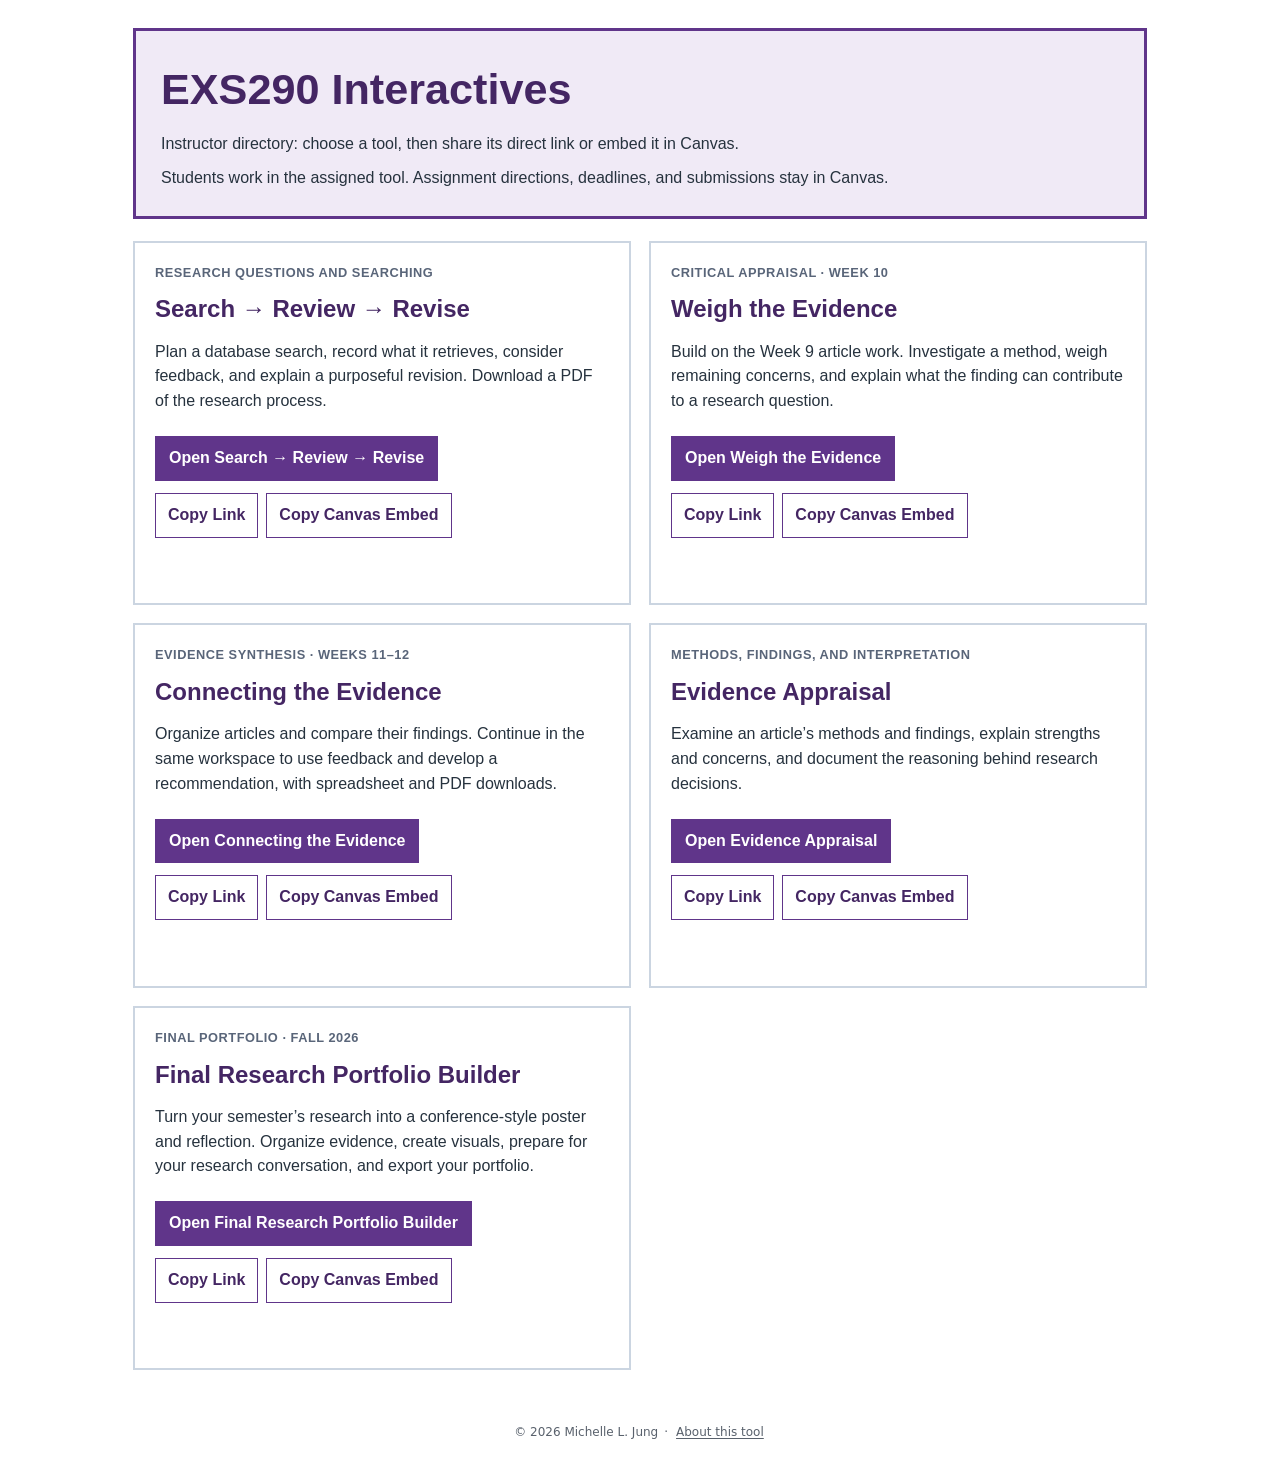
<file: index.html>
<!doctype html>
<html lang="en"><head><meta charset="utf-8"><meta name="viewport" content="width=device-width,initial-scale=1"><title>EXS290 Interactives</title><link rel="icon" href="favicon.svg"><link rel="stylesheet" href="landing.css"><link rel="stylesheet" href="resource-about.css"><script defer src="resource-about.js"></script><script defer src="landing.js"></script></head>
<body><a class="skip" href="#tools">Skip to interactives</a><main>
<section class="hero"><h1>EXS290 Interactives</h1><p>Instructor directory: choose a tool, then share its direct link or embed it in Canvas.</p><p>Students work in the assigned tool. Assignment directions, deadlines, and submissions stay in Canvas.</p></section>
<div id="tools" class="grid">
<article class="card"><p class="tag">Research questions and searching</p><h2>Search → Review → Revise</h2><p>Plan a database search, record what it retrieves, consider feedback, and explain a purposeful revision. Download a PDF of the research process.</p><a class="open" href="/search-review-revise/">Open Search → Review → Revise</a></article>
<article class="card"><p class="tag">Critical appraisal · Week 10</p><h2>Weigh the Evidence</h2><p>Build on the Week 9 article work. Investigate a method, weigh remaining concerns, and explain what the finding can contribute to a research question.</p><a class="open" href="/weigh-the-evidence/">Open Weigh the Evidence</a></article>
<article class="card"><p class="tag">Evidence synthesis · Weeks 11–12</p><h2>Connecting the Evidence</h2><p>Organize articles and compare their findings. Continue in the same workspace to use feedback and develop a recommendation, with spreadsheet and PDF downloads.</p><a class="open" href="/connecting-the-evidence/">Open Connecting the Evidence</a></article>
<article class="card"><p class="tag">Methods, findings, and interpretation</p><h2>Evidence Appraisal</h2><p>Examine an article’s methods and findings, explain strengths and concerns, and document the reasoning behind research decisions.</p><a class="open" href="/evidence-appraisal/">Open Evidence Appraisal</a></article>
<article class="card"><p class="tag">Final portfolio · Fall 2026</p><h2>Final Research Portfolio Builder</h2><p>Turn your semester’s research into a conference-style poster and reflection. Organize evidence, create visuals, prepare for your research conversation, and export your portfolio.</p><a class="open" href="/final-portfolio/">Open Final Research Portfolio Builder</a></article>
</div>
</main><div class="mlj-resource-footer" role="contentinfo" aria-label="Resource information"><span>© 2026 Michelle L. Jung</span><span aria-hidden="true">·</span><a href="licensing.html#development" data-resource-about>About this tool</a></div></body></html>
</file>
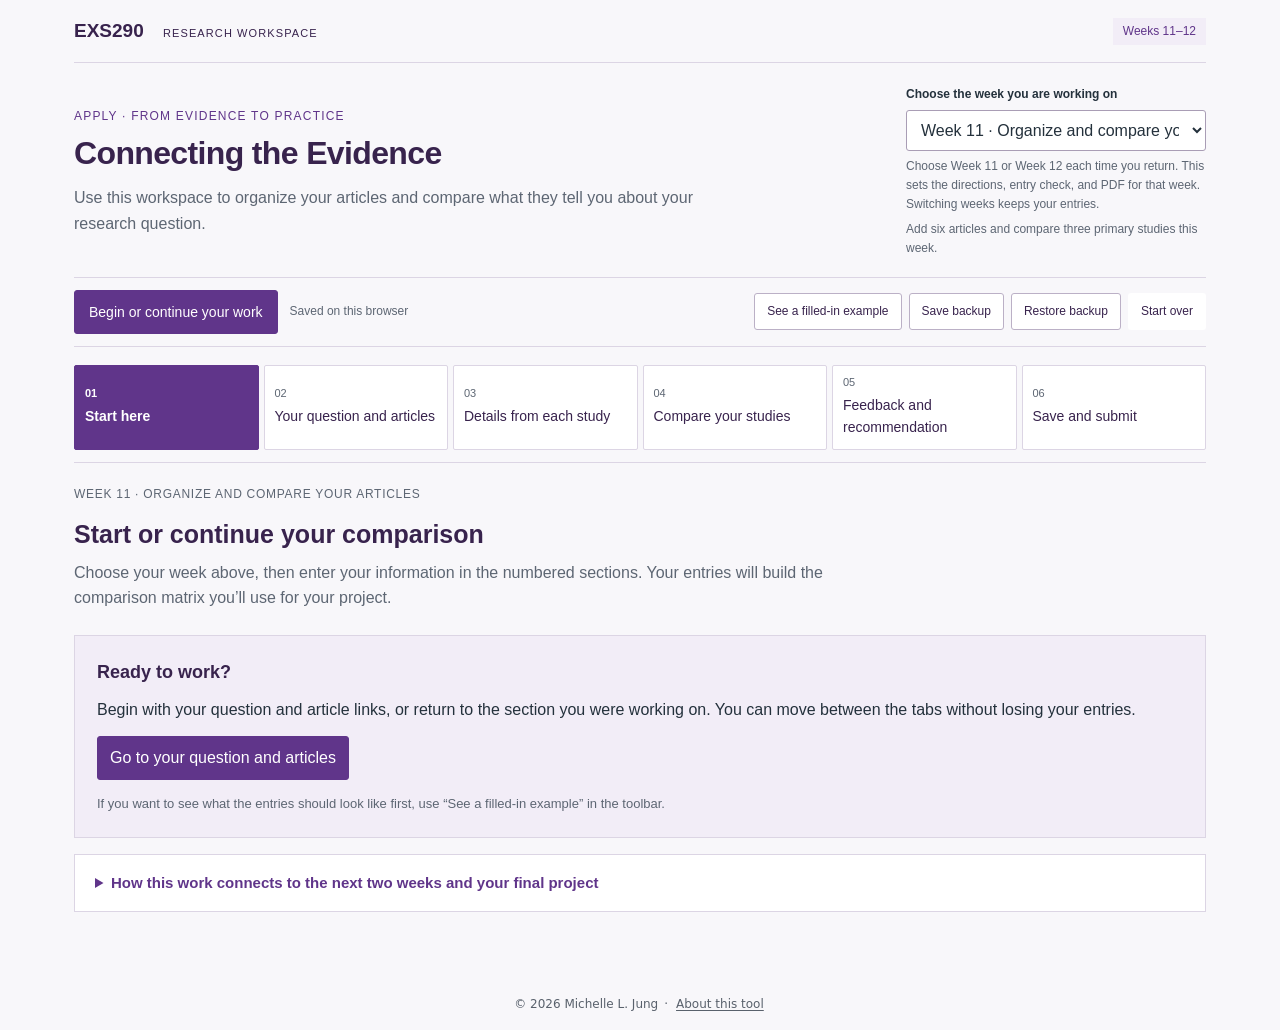
<file: connecting-the-evidence/index.html>
<!doctype html><html lang="en"><head><meta charset="utf-8"><meta name="viewport" content="width=device-width,initial-scale=1"><title>Connecting the Evidence | EXS290</title><link rel="icon" href="favicon.svg"><link rel="stylesheet" href="style.css"><link rel="stylesheet" href="../resource-about.css"><script defer src="../resource-about.js"></script></head><body><a class="skip" href="#main">Skip to workspace</a><div class="shell"><header><div class="mast"><a class="brand" href="#">EXS290 <span>RESEARCH WORKSPACE</span></a><span class="badge">Weeks 11–12</span></div><div class="heading"><div><p class="eyebrow">APPLY · FROM EVIDENCE TO PRACTICE</p><h1>Connecting the Evidence</h1><p class="lede">Use this workspace to organize your articles and compare what they tell you about your research question.</p></div><div class="weekpicker"><label for="week">Choose the week you are working on</label><select id="week" aria-describedby="weekHelp weekhint"><option value="11">Week 11 · Organize and compare your articles</option><option value="12">Week 12 · Use feedback and develop your recommendation</option></select><p id="weekHelp">Choose Week 11 or Week 12 each time you return. This sets the directions, entry check, and PDF for that week. Switching weeks keeps your entries.</p><p id="weekhint" aria-live="polite"></p></div></div><div class="toolbar"><button id="beginWork" class="primary">Begin or continue your work</button><span id="saveStatus" role="status">Saved on this browser</span><div><button id="sample">See a filled-in example</button><button id="backup">Save backup</button><button id="restoreBtn">Restore backup</button><button id="reset" class="quiet">Start over</button><input id="restore" type="file" accept=".json,application/json" hidden></div></div><div id="sampleNote" class="notice" hidden>You are viewing a fictional example. These are not real articles, so do not use them as sources. Your own project is saved separately. <button id="leaveSample">Return to my project</button></div><div id="storageNote" class="notice" hidden>Browser saving is unavailable. Keep this page open and download a backup before leaving.</div></header><div class="workspace"><nav id="nav" aria-label="Workspace steps"></nav><main id="main" tabindex="-1"></main></div><div class="mlj-resource-footer" role="contentinfo" aria-label="Resource information"><span>© 2026 Michelle L. Jung</span><span aria-hidden="true">·</span><a href="../licensing.html#development" data-resource-about>About this tool</a></div></div><div id="toast" role="status" aria-live="polite"></div><script src="xlsx.js"></script><script src="pdf-lib.min.js"></script><script src="pdf-export.js"></script><script src="app.js"></script></body></html>
</file>
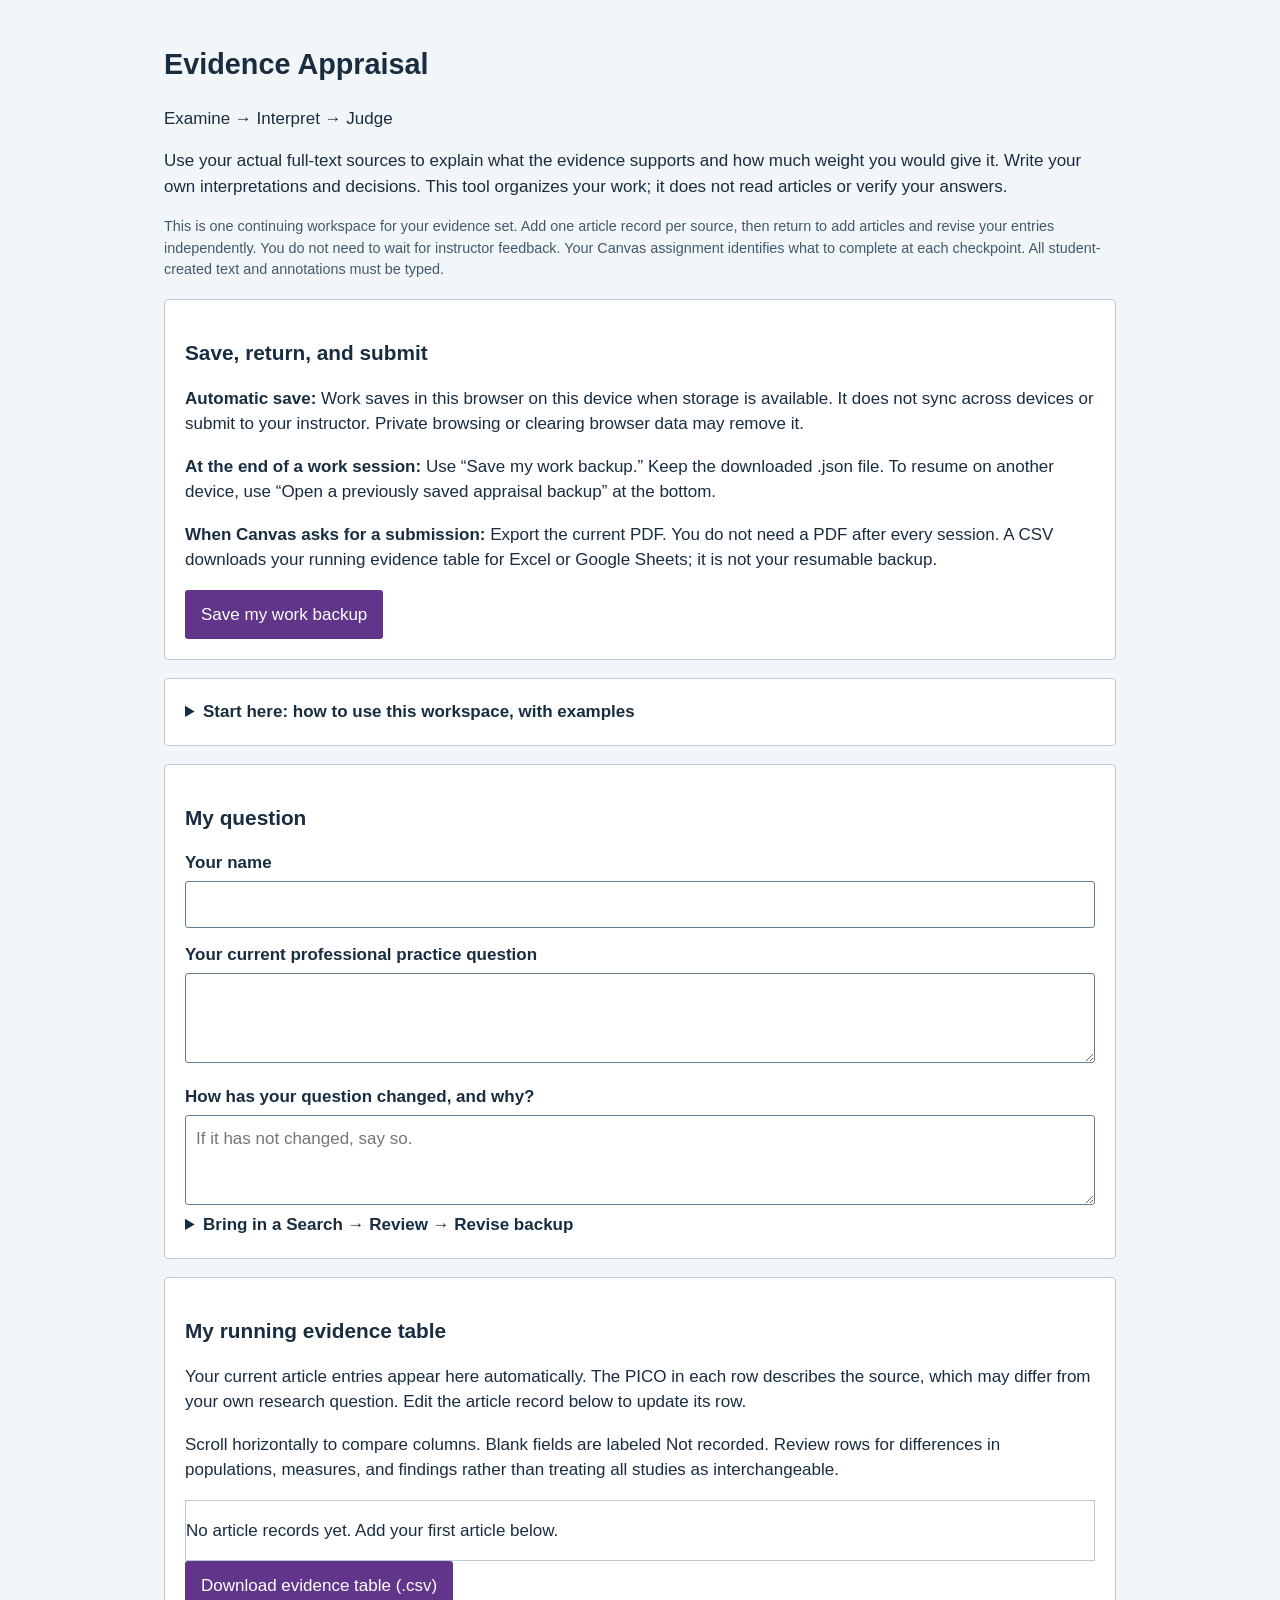
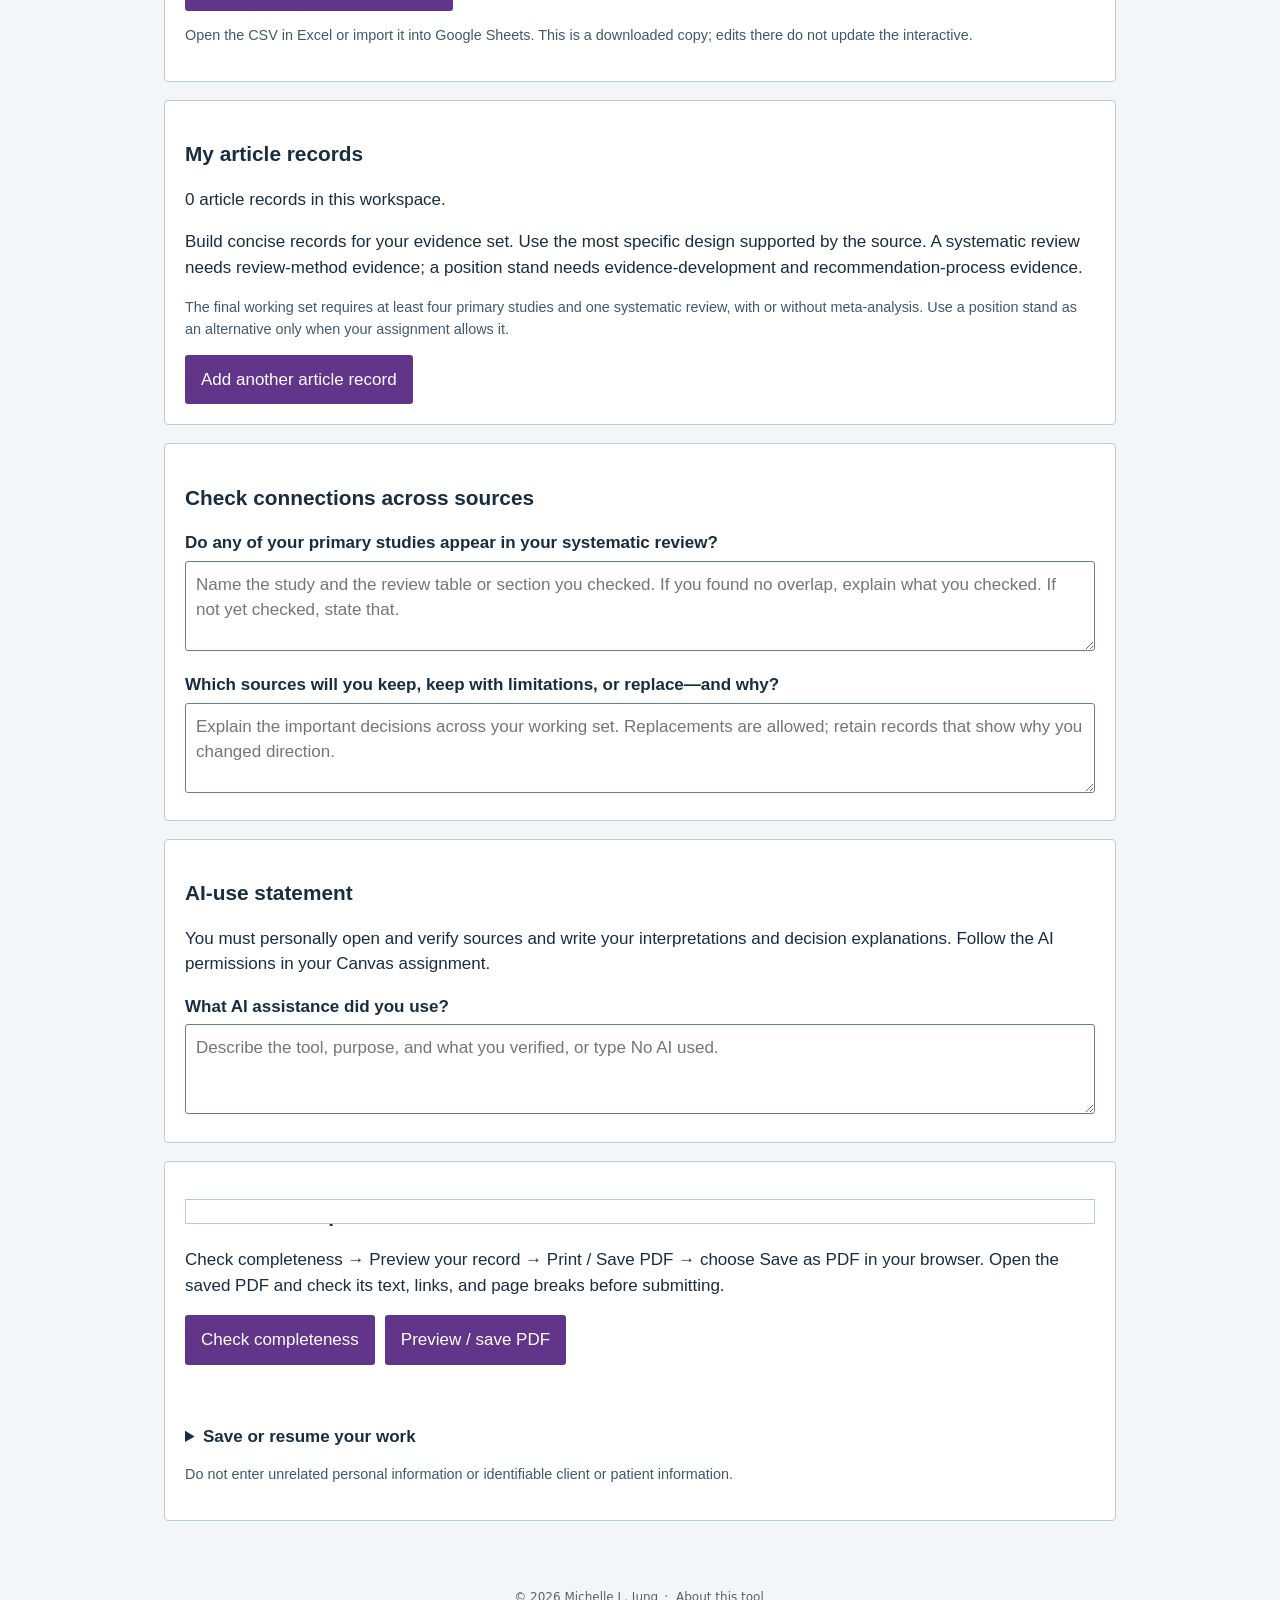
<file: evidence-appraisal/index.html>
<!doctype html><html lang="en"><head><meta charset="utf-8"><meta name="viewport" content="width=device-width,initial-scale=1"><title>Evidence Appraisal | EXS290</title><link rel="icon" href="../favicon.svg"><link rel="stylesheet" href="../style.css"><style>.matrix-scroll{overflow:auto;max-height:500px;border:1px solid #bacbd7}table{border-collapse:collapse;min-width:1800px;font-size:.9rem}th,td{border:1px solid #bacbd7;padding:10px;min-width:150px;max-width:300px;vertical-align:top;white-space:pre-wrap;overflow-wrap:anywhere}thead th{background:#eee8f5;position:sticky;top:0}caption{text-align:left;padding:10px;font-weight:bold}button:disabled{opacity:.6;cursor:default}fieldset{border:1px solid #bacbd7;margin:16px 0;padding:16px}legend{font-weight:bold} .saved{background:#f4eff9;padding:12px}textarea[readonly],input[readonly],select:disabled{background:#f3f1f5}#report[hidden]{display:none} .feedback{border-left:4px solid #60358a;padding:12px} .record a{overflow-wrap:anywhere}</style><script src="app.js" defer></script><link rel="stylesheet" href="../resource-about.css">
<script defer src="../resource-about.js"></script>
</head><body><a class="skip" href="#workspace">Skip to workspace</a><main id="workspace"><h1>Evidence Appraisal</h1><p>Examine → Interpret → Judge</p><p>Use your actual full-text sources to explain what the evidence supports and how much weight you would give it. Write your own interpretations and decisions. This tool organizes your work; it does not read articles or verify your answers.</p><p class="hint">This is one continuing workspace for your evidence set. Add one article record per source, then return to add articles and revise your entries independently. You do not need to wait for instructor feedback. Your Canvas assignment identifies what to complete at each checkpoint. All student-created text and annotations must be typed.</p><section><h2>Save, return, and submit</h2><p><strong>Automatic save:</strong> Work saves in this browser on this device when storage is available. It does not sync across devices or submit to your instructor. Private browsing or clearing browser data may remove it.</p><p><strong>At the end of a work session:</strong> Use “Save my work backup.” Keep the downloaded .json file. To resume on another device, use “Open a previously saved appraisal backup” at the bottom.</p><p><strong>When Canvas asks for a submission:</strong> Export the current PDF. You do not need a PDF after every session. A CSV downloads your running evidence table for Excel or Google Sheets; it is not your resumable backup.</p><button id="backupTop">Save my work backup</button></section><details class="card"><summary>Start here: how to use this workspace, with examples</summary><ol><li>Keep your full-text article and course reference page open beside this tool.</li><li>Enter your name and question, then add a source. Open its numbered sections in order.</li><li>Copy short exact source excerpts and identify where they appear. Write your interpretations in your own words.</li><li>Save a checkpoint to receive self-check prompts. Your record stays editable. Explain meaningful revisions below; add instructor feedback later when it is available.</li><li>Return after peer and instructor feedback. Save a backup regularly, then export the PDF required by Canvas.</li></ol><p><strong>Fictional example of an evidence locator:</strong> Methods, Participants subsection, paragraph 2. For a result: Table 2, walking-distance row, intervention and comparison columns.</p><p><strong>Fictional example of a specific concern:</strong> “The Methods state that participants volunteered from one university. Their activity habits may differ from the older adults in my question, so applicability is uncertain.”</p><p><strong>Fictional example of a revision:</strong> “I initially described the finding as proof of an effect. After checking the observational design, I changed it to an association.”</p><p>These examples illustrate the form of a response. Use evidence from your own sources. Short, specific answers are sufficient; longer responses do not earn extra credit.</p><p>Work stays in this browser when storage is available; it is not automatically submitted to your instructor. A .json backup resumes work. A PDF is your submission record.</p></details><section><h2>My question</h2><label for="name">Your name</label><input id="name" autocomplete="name"><label for="question">Your current professional practice question</label><textarea id="question"></textarea><label for="changes">How has your question changed, and why?</label><textarea id="changes" placeholder="If it has not changed, say so."></textarea><details><summary>Bring in a Search → Review → Revise backup</summary><p>Choose the .json work backup you saved from that interactive. This imports your question and candidate source details into an empty workspace. It does not import or evaluate the complete search record. Keep that original backup and PDF.</p><label for="searchImport">Open your search work backup (.json)</label><input id="searchImport" type="file" accept=".json,application/json"></details></section><section><h2>My running evidence table</h2><p>Your current article entries appear here automatically. The PICO in each row describes the source, which may differ from your own research question. Edit the article record below to update its row.</p><p>Scroll horizontally to compare columns. Blank fields are labeled Not recorded. Review rows for differences in populations, measures, and findings rather than treating all studies as interchangeable.</p><div id="matrix" class="matrix-scroll" tabindex="0" role="region" aria-label="Scrollable running evidence table"></div><button id="csv">Download evidence table (.csv)</button><p class="hint">Open the CSV in Excel or import it into Google Sheets. This is a downloaded copy; edits there do not update the interactive.</p></section><section><h2>My article records</h2><p id="sourceCount" role="status"></p><p>Build concise records for your evidence set. Use the most specific design supported by the source. A systematic review needs review-method evidence; a position stand needs evidence-development and recommendation-process evidence.</p><p class="hint">The final working set requires at least four primary studies and one systematic review, with or without meta-analysis. Use a position stand as an alternative only when your assignment allows it.</p><div id="sources"></div><button id="add">Add another article record</button></section><section><h2>Check connections across sources</h2><label for="overlap">Do any of your primary studies appear in your systematic review?</label><textarea id="overlap" placeholder="Name the study and the review table or section you checked. If you found no overlap, explain what you checked. If not yet checked, state that."></textarea><label for="selection">Which sources will you keep, keep with limitations, or replace—and why?</label><textarea id="selection" placeholder="Explain the important decisions across your working set. Replacements are allowed; retain records that show why you changed direction."></textarea></section><section><h2>AI-use statement</h2><p>You must personally open and verify sources and write your interpretations and decision explanations. Follow the AI permissions in your Canvas assignment.</p><label for="ai">What AI assistance did you use?</label><textarea id="ai" placeholder="Describe the tool, purpose, and what you verified, or type No AI used."></textarea></section><section><h2>Review and export</h2><p>Check completeness → Preview your record → Print / Save PDF → choose Save as PDF in your browser. Open the saved PDF and check its text, links, and page breaks before submitting.</p><div class="actions"><button id="check">Check completeness</button><button id="preview">Preview / save PDF</button></div><p id="status" role="status" aria-live="polite" style="position:sticky;bottom:0;background:#fff;padding:10px;border:1px solid #bacbd7"></p><details><summary>Save or resume your work</summary><p>Work is saved in this browser when storage is available. Save a backup before leaving or changing devices. This .json backup is for resuming work; submit the PDF to Canvas.</p><button id="backup">Save my work backup</button><label for="restore">Open a previously saved appraisal backup (.json)</label><input id="restore" type="file" accept=".json,application/json"></details><p class="hint">Do not enter unrelated personal information or identifiable client or patient information.</p></section></main><div id="report" hidden></div><div class="mlj-resource-footer" role="contentinfo" aria-label="Resource information"><span>© 2026 Michelle L. Jung</span><span aria-hidden="true">·</span><a href="../licensing.html#development" data-resource-about>About this tool</a></div>
</body></html>
</file>
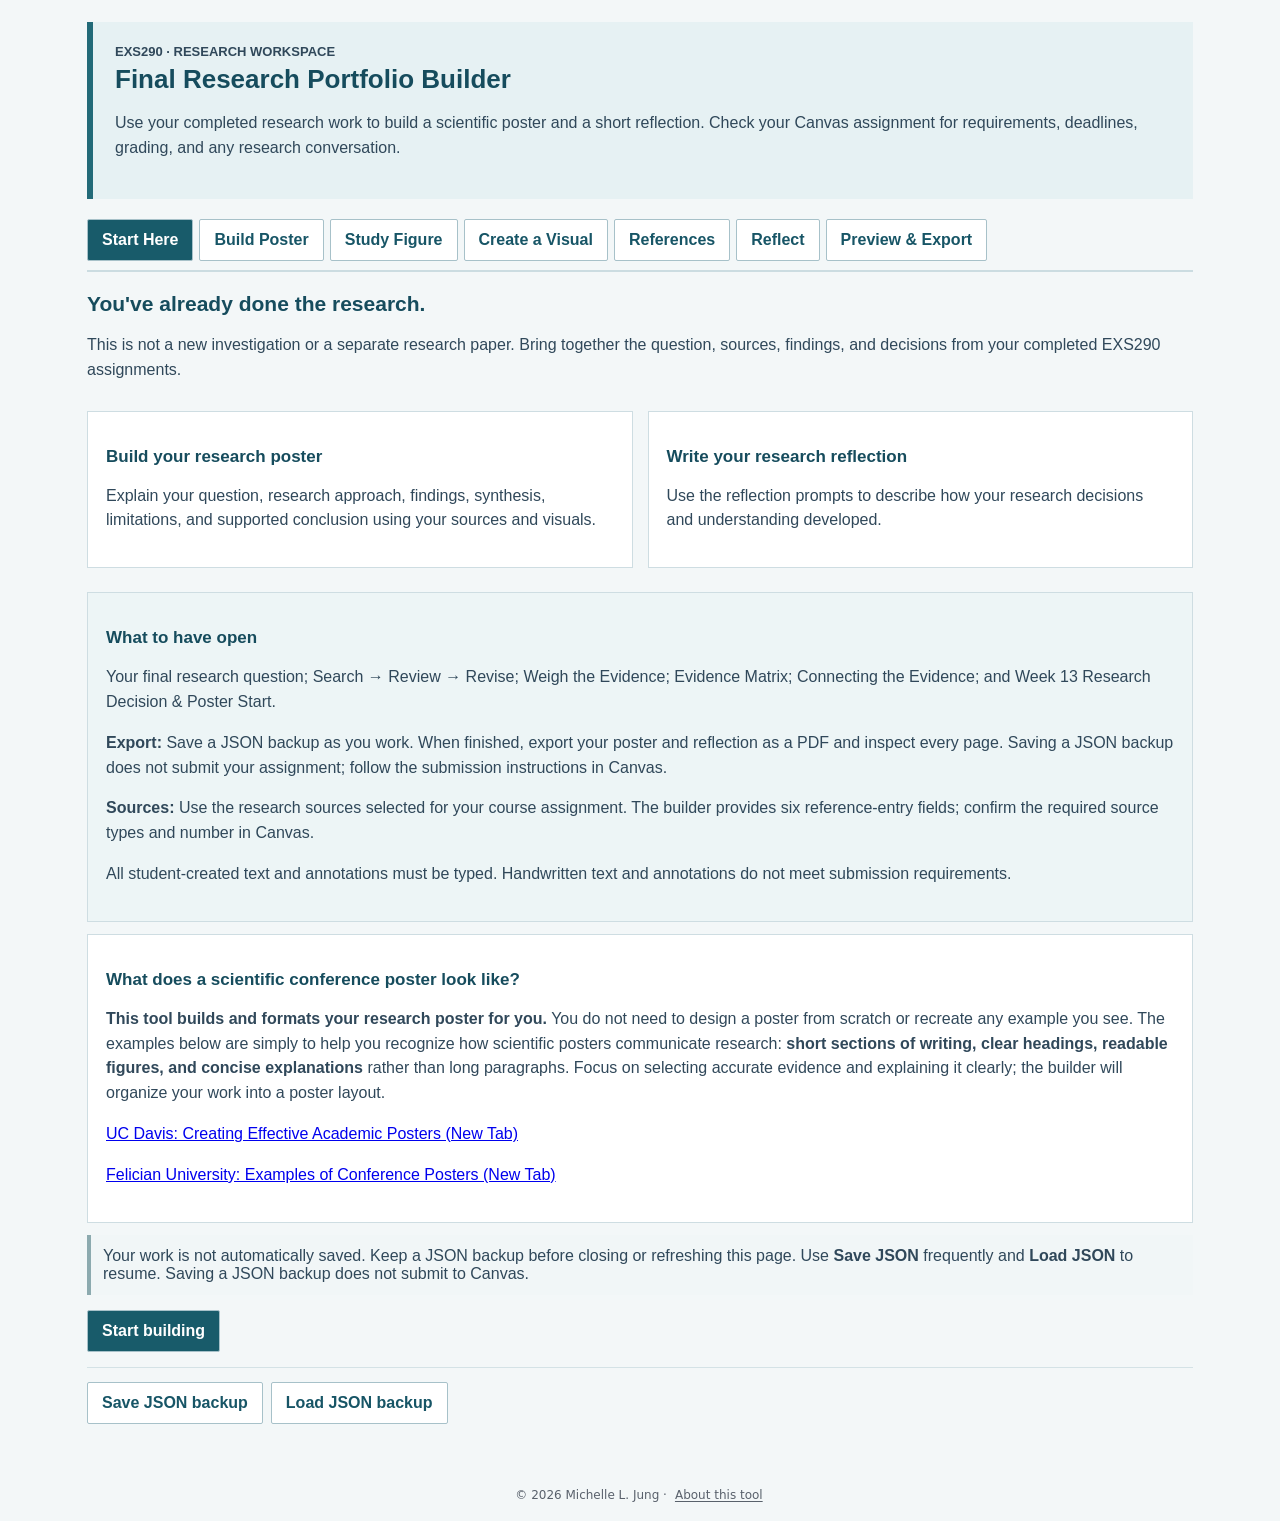
<file: final-portfolio/index.html>
<!DOCTYPE html>
<html lang="en"><head><meta charset="utf-8"/><meta content="width=device-width,initial-scale=1" name="viewport"/><title>EXS290 | Final Portfolio Builder</title><link rel="icon" href="../favicon.svg"><link rel="stylesheet" href="../resource-about.css"><script defer src="../resource-about.js"></script><style>@media print{.mlj-resource-footer{display:none!important}}
:root{font-family:Arial,Helvetica,sans-serif;color:#30485a;background:#f3f7f8}*{box-sizing:border-box}body{margin:0}main{max-width:1150px;margin:auto;padding:22px}.hero{background:#e6f1f3;border-left:6px solid #226a78;padding:22px}h1,h2,h3{color:#164c5d}h1{margin:5px 0;font-size:26px}h2{font-size:21px}h3{font-size:17px}p,li{line-height:1.55}.nav{display:flex;flex-wrap:wrap;gap:6px;margin:20px 0;border-bottom:2px solid #cbdce1;padding-bottom:9px}button{cursor:pointer;font:inherit}.nav button,.button{border:1px solid #a7c1c9;background:#fff;color:#175566;padding:11px 14px;font-weight:bold;border-radius:2px}.nav button[aria-selected=true],.button.primary{background:#185b6a;color:#fff}.panel{display:none}.panel.active{display:block}.box{background:#fff;border:1px solid #cedde2;padding:18px;margin:12px 0}.soft{background:#edf5f6}.two{display:grid;grid-template-columns:1fr 1fr;gap:15px}.three{display:grid;grid-template-columns:repeat(3,1fr);gap:12px}label{display:block;font-weight:bold;color:#245467;margin:13px 0 5px}input,textarea,select{font:inherit;font-size:15px;width:100%;padding:10px;border:1px solid #aabfc6;background:white;border-radius:2px}textarea{min-height:90px;resize:vertical}.hint{font-size:13px;color:#587180;margin:4px 0 8px}.actions{display:flex;flex-wrap:wrap;gap:8px;margin:15px 0}.small{font-size:13px}.note{border-left:4px solid #8caaaf;background:#f1f6f7;padding:12px}.poster{background:white;color:#263e4b;border:1px solid #91aeb7;padding:24px;aspect-ratio:1.414;overflow:auto}.poster-title{text-align:center;border-bottom:3px solid #246d7a;padding-bottom:12px;margin-bottom:12px}.poster-title h2{font-size:24px;margin:0}.poster-columns{display:grid;grid-template-columns:repeat(3,minmax(0,1fr));gap:16px}.poster-section{border-top:3px solid #2b7883;padding-top:6px;min-width:0;overflow-wrap:anywhere}.poster-section h3{font-size:14px;margin:2px 0 8px}.poster-section p{font-size:12px;white-space:pre-wrap;margin:4px 0}.poster-section img{max-width:100%;max-height:180px;object-fit:contain}.poster-section svg{max-width:100%;height:auto}.reflection{background:white;padding:30px;border:1px solid #c6d7dd;max-width:800px;margin:14px auto}.reflection p{white-space:pre-wrap}.chartbox{background:white;border:1px solid #d0dfe4;padding:12px}.chartbox svg{width:100%;max-height:280px}table{border-collapse:collapse;width:100%;font-size:14px}th,td{border:1px solid #cbd7de;padding:9px;text-align:left}th{background:#e9f1f3}input[type=file]{padding:8px}input[type=checkbox]{width:auto} .warn{color:#94551c}.vis{display:none}.vis.show{display:block}@media(max-width:700px){main{padding:10px}.two,.three{grid-template-columns:1fr}.poster{padding:12px}.poster-columns{gap:6px}.poster-section p{font-size:8px}.poster-section h3{font-size:9px}.poster-title h2{font-size:15px}}@page{size:A4 landscape;margin:8mm}@media print{body{background:white}main{max-width:none;padding:0}.hero,.nav,.panel,.actions,.no-print{display:none!important}#printarea{display:block!important}.poster{border:0;overflow:visible;aspect-ratio:auto;min-height:180mm;page-break-after:always;padding:7mm}.poster-title h2{font-size:25pt}.poster-section h3{font-size:12pt}.poster-section p{font-size:10pt}.poster-section img{max-height:48mm}.reflection{border:0;max-width:none;page-break-before:always;padding:12mm}.reflection p{font-size:12pt}.poster-columns{gap:6mm}}
.guide{background:#eff6f7;border-left:3px solid #6c9da5;padding:10px;margin:7px 0;font-size:13px}.count{font-size:12px;text-align:right;color:#587180}.count.over{color:#9b431f;font-weight:bold}.refcard{border:1px solid #b9cfd6;background:#fff;padding:15px;margin:12px 0}.refgrid{display:grid;grid-template-columns:1fr 1fr;gap:8px}.reference-output{font-size:12px;padding-left:1.3em;text-indent:-1.3em;overflow-wrap:anywhere}.poster{height:auto;aspect-ratio:auto;overflow:visible}.poster-section{break-inside:avoid}@media(max-width:700px){.refgrid{grid-template-columns:1fr}}@media print{.poster-section{break-inside:avoid}}  .example-grid{display:grid;grid-template-columns:repeat(3,minmax(0,1fr));gap:12px}.example{border:1px solid #cadce0;padding:12px;background:white}.example h4{margin:0 0 8px;color:#184a5b}.mini-row{display:flex;align-items:center;gap:6px;font-size:12px;margin:9px 0}.mini-row span{width:52px}.mini-row b{width:25px}.mini-track{background:#e8f0f2;flex:1;height:15px}.mini-track div{background:#367d8a;height:100%}.example svg{width:100%;max-height:130px}.example table{font-size:12px}@media(max-width:760px){.example-grid{grid-template-columns:1fr}}.poster[data-theme="navy"]{--poster-accent:#244d76;--poster-pale:#e9f2f8}.poster[data-theme="sage"]{--poster-accent:#356b55;--poster-pale:#eaf3ed}.poster[data-theme="burgundy"]{--poster-accent:#823e58;--poster-pale:#f8edf1}.poster[data-theme="teal"]{--poster-accent:#176779;--poster-pale:#e9f4f6}.poster[data-theme] .poster-title{background:var(--poster-accent)!important;color:white!important}.poster[data-theme] .poster-title *{color:white!important}.poster[data-theme] .poster-section h3{color:var(--poster-accent)!important;border-bottom:2px solid var(--poster-accent)}.poster-topic-image{max-width:100%;max-height:150px;object-fit:contain}.poster-topic-credit{font-size:10px;overflow-wrap:anywhere} @page posterLandscape {size:A3 landscape;margin:9mm}
@page posterPortrait {size:A3 portrait;margin:9mm}
@page reflectionPage {size:A4 portrait;margin:16mm}
@media print {
  #printarea {display:block!important}
  #printarea>.poster {page:posterLandscape; break-after:page; min-height:0!important; padding:4mm!important; width:100%; box-sizing:border-box;}
  #printarea>.poster[data-orientation="portrait"] {page:posterPortrait;}
  #printarea>.reflection {page:reflectionPage; break-before:page; max-width:none; padding:0!important; margin:0!important;}
  #printarea .poster-section {break-inside:avoid}
  #printarea .poster-section p {font-size:10pt}
  #printarea .poster-title h2 {font-size:23pt}
  #printarea .poster-columns {gap:5mm}
  #printarea .poster-section img {max-height:62mm}
}

/* Poster preview is a page-width canvas, not a narrow responsive document. */
#inlinepreview {overflow-x:auto; padding:12px 0 20px;}
#inlinepreview .poster {width:1120px; max-width:none; min-height:760px; margin:0 auto 16px; padding:30px; aspect-ratio:auto; overflow:visible;}
#inlinepreview .poster[data-orientation="portrait"] {width:790px; min-height:1120px;}
#inlinepreview .poster-columns {gap:24px;}
#inlinepreview .poster-section p {font-size:14px;line-height:1.45;}
#inlinepreview .poster-section h3 {font-size:16px;}
#inlinepreview .poster-title h2 {font-size:30px;}
@media print {#inlinepreview {display:none!important} #printarea .poster {width:100%!important;min-height:0!important;margin:0!important;} }
.reference-output{padding-left:1.3em;text-indent:-1.3em;overflow-wrap:anywhere}
/* Print layout: readable poster typography without shrinking content to fit. */
@media print {
  html,body,#printarea {margin:0!important;padding:0!important;background:#fff!important}
  #printarea,#printarea * {-webkit-print-color-adjust:exact!important;print-color-adjust:exact!important}
  #printarea>.poster {
    width:100%!important;max-width:none!important;min-height:0!important;
    margin:0!important;padding:4mm!important;border:0!important;
    box-shadow:none!important;overflow:visible!important;aspect-ratio:auto!important;
    break-before:auto!important;page-break-before:auto!important;
    break-after:page!important;page-break-after:always!important;
  }
  #printarea .poster-title {padding:12px!important;margin-bottom:12px!important}
  #printarea .poster-title h2 {font-size:30pt!important;line-height:1.15!important;color:#fff!important}
  #printarea .poster-title div {font-size:15pt!important}
  #printarea .poster-columns {grid-template-columns:repeat(3,minmax(0,1fr))!important;gap:6mm!important}
  #printarea .poster-section {padding-top:6px!important;margin-bottom:12px!important;break-inside:avoid!important}
  #printarea .poster-section h3 {font-size:14pt!important;line-height:1.2!important;margin:2px 0 7px!important}
  #printarea .poster-section p {font-size:12.5pt!important;line-height:1.4!important;margin:5px 0!important}
  #printarea .poster-section p small {font-size:10.5pt!important}
  #printarea .poster-section img {max-height:65mm!important;max-width:100%!important;object-fit:contain!important}
  #printarea .poster-topic-image {max-height:55mm!important}
  #printarea .poster-section svg {max-height:70mm!important}
  #printarea .poster-references {margin-top:12px!important}
  #printarea .poster-reference-grid .reference-output {font-size:10.5pt!important;line-height:1.32!important;margin:0!important}
  #printarea>.reflection {
    break-before:auto!important;page-break-before:auto!important;
    break-after:auto!important;page-break-after:auto!important;
    min-height:0!important;height:auto!important;margin:0!important;
    padding:0!important;background:#fff!important;background-image:none!important;
    box-shadow:none!important;border:0!important;max-width:none!important;
  }
  #printarea>.reflection p {font-size:12pt!important;line-height:1.5!important}
}

/* Two-column alphabetical references, in row-major reading order. */
.poster-reference-grid{display:grid;grid-template-columns:repeat(2,minmax(0,1fr));column-gap:22px;row-gap:4px;align-items:start}
.poster-reference-grid .reference-output{margin:0;min-width:0;break-inside:avoid}
@media(max-width:700px){#inlinepreview .poster-reference-grid{grid-template-columns:repeat(2,minmax(0,1fr))}}
@media print{
  #printarea .poster-reference-grid{display:grid!important;grid-template-columns:repeat(2,minmax(0,1fr))!important;gap:3mm 7mm!important}
  #printarea .poster-reference-grid .reference-output{font-size:10.5pt!important;line-height:1.32!important;margin:0!important;break-inside:avoid!important}
}

/* Poster organized in horizontal bands: research, visuals, interpretation, references. */
.poster-band{display:grid;grid-template-columns:repeat(3,minmax(0,1fr));gap:16px;align-items:start;margin-bottom:12px}
.poster-band-visuals{grid-template-columns:repeat(2,minmax(0,1fr))}
.poster-band-visuals:has(>.poster-section:nth-child(3)){grid-template-columns:repeat(3,minmax(0,1fr))}
.poster-band-visuals .poster-section img{max-height:210px}
#inlinepreview .poster-band{gap:24px;margin-bottom:18px}
#inlinepreview .poster-band-visuals .poster-section img{max-height:240px}
@media print{
 #printarea .poster-band{grid-template-columns:repeat(3,minmax(0,1fr))!important;gap:6mm!important;margin-bottom:7mm!important}
 #printarea .poster-band-visuals{grid-template-columns:repeat(2,minmax(0,1fr))!important}
 #printarea .poster-band-visuals:has(>.poster-section:nth-child(3)){grid-template-columns:repeat(3,minmax(0,1fr))!important}
 #printarea .poster-band-visuals .poster-section img{max-height:54mm!important}
 #printarea .poster-band-visuals .poster-section svg{max-height:54mm!important}
 #printarea .poster-band .poster-section{margin-bottom:7px!important}
 #printarea .poster-references{break-inside:avoid!important;page-break-inside:avoid!important}
}

/* Question in title banner; balanced introductory sections. */
.poster-header-question{margin:12px auto 0;padding:9px 12px;max-width:95%;border-top:1px solid rgba(255,255,255,.65);display:flex;justify-content:center;align-items:baseline;gap:12px;line-height:1.4;text-align:left}
.poster-header-question strong{font-size:12px;letter-spacing:.035em;white-space:nowrap}
.poster-header-question span{font-size:15px;white-space:pre-wrap;overflow-wrap:anywhere}
.poster-band-intro{grid-template-columns:repeat(3,minmax(0,1fr))}
@media print{
 #printarea .poster-header-question{margin:7px auto 0!important;padding:6px 8px!important;gap:10px!important;break-inside:avoid!important}
 #printarea .poster-header-question strong{font-size:11pt!important}
 #printarea .poster-header-question span{font-size:12pt!important}
 #printarea .poster-title{padding:8px!important;margin-bottom:7px!important}
 #printarea .poster-title h2{font-size:25pt!important}
 #printarea .poster-band{margin-bottom:3mm!important;gap:4mm!important}
 #printarea .poster-section{margin-bottom:4px!important;padding-top:3px!important}
 #printarea .poster-section h3{margin:1px 0 4px!important;font-size:12pt!important}
 #printarea .poster-section p{margin:3px 0!important;font-size:11pt!important;line-height:1.28!important}
 #printarea .poster-band-visuals .poster-section img{max-height:40mm!important}
 #printarea .poster-band-visuals .poster-section svg{max-height:40mm!important}
 #printarea .poster-references{margin-top:4px!important}
 #printarea .poster-reference-grid .reference-output{font-size:9pt!important;line-height:1.2!important}
}

/* Final pagination: reference footer remains inside the poster, not on a separate sheet.
   No flex growth or forced minimum poster height. Long posters can overflow rather
   than silently shrink the student's writing. */
@media print {
 #printarea>.poster[data-orientation="landscape"]{
   display:block!important;height:auto!important;min-height:0!important;
   padding:4mm!important;overflow:visible!important;
 }
 #printarea>.poster[data-orientation="landscape"] .poster-title{
   margin-bottom:4mm!important;padding:8px!important;
 }
 #printarea>.poster[data-orientation="landscape"] .poster-band{
   display:grid!important;gap:4mm!important;margin-bottom:4mm!important;
   min-height:0!important;height:auto!important;
 }
 #printarea>.poster[data-orientation="landscape"] .poster-band-visuals{
   display:grid!important;min-height:0!important;height:auto!important;
   align-items:start!important;
 }
 #printarea>.poster[data-orientation="landscape"] .poster-band-visuals .poster-section img{
   max-height:50mm!important;max-width:100%!important;object-fit:contain!important;
 }
 #printarea>.poster[data-orientation="landscape"] .poster-band-visuals .poster-section svg{
   max-height:50mm!important;
 }
 #printarea>.poster[data-orientation="landscape"] .poster-section{
   margin-bottom:4px!important;padding-top:3px!important;
 }
 #printarea>.poster[data-orientation="landscape"] .poster-section p{
   font-size:11pt!important;line-height:1.3!important;margin:3px 0!important;
 }
 #printarea>.poster[data-orientation="landscape"] .poster-section h3{
   font-size:12pt!important;margin:1px 0 4px!important;
 }
 #printarea>.poster[data-orientation="landscape"] .poster-references{
   display:block!important;break-inside:auto!important;page-break-inside:auto!important;
   margin:3mm 0 0!important;padding:3px 0 0!important;
 }
 #printarea>.poster[data-orientation="landscape"] .poster-reference-grid{
   display:grid!important;grid-template-columns:repeat(2,minmax(0,1fr))!important;
   gap:2mm 6mm!important;
 }
 #printarea>.poster[data-orientation="landscape"] .poster-reference-grid .reference-output{
   font-size:9pt!important;line-height:1.2!important;break-inside:avoid!important;
 }
}

/* Compact reference footer: complete citations, subordinate to poster findings. */
.poster-references{margin-top:8px!important;padding-top:4px!important;border-top:1px solid #b8c9cc}
.poster-references>h3{font-size:11px!important;line-height:1.15!important;margin:0 0 5px!important;padding:0 0 3px!important;border-bottom:0!important}
.poster-reference-grid{column-gap:16px!important;row-gap:2px!important}
.poster-reference-grid .reference-output{font-size:9px!important;line-height:1.18!important;margin:0!important;overflow-wrap:anywhere}
@media print {
 #printarea>.poster .poster-references{margin-top:2mm!important;padding-top:1mm!important;break-inside:auto!important;page-break-inside:auto!important}
 #printarea>.poster .poster-references>h3{font-size:9pt!important;line-height:1.1!important;margin:0 0 2mm!important;padding:0!important}
 #printarea>.poster .poster-reference-grid{gap:1.5mm 5mm!important}
 #printarea>.poster .poster-reference-grid .reference-output{font-size:7.5pt!important;line-height:1.15!important;margin:0!important}
}

/* Balanced poster scale, with the reference footer kept subordinate. */
@media print {
 #printarea>.poster[data-orientation="landscape"] .poster-title {margin-bottom:5mm!important}
 #printarea>.poster[data-orientation="landscape"] .poster-band {margin-bottom:6mm!important;gap:5mm!important}
 #printarea>.poster[data-orientation="landscape"] .poster-section h3 {font-size:13pt!important;line-height:1.22!important;margin-bottom:5px!important}
 #printarea>.poster[data-orientation="landscape"] .poster-section p {font-size:12pt!important;line-height:1.36!important;margin:4px 0!important}
 #printarea>.poster[data-orientation="landscape"] .poster-band-visuals .poster-section img {max-height:65mm!important}
 #printarea>.poster[data-orientation="landscape"] .poster-band-visuals .poster-section svg {max-height:65mm!important}
 #printarea>.poster[data-orientation="landscape"] .poster-references {margin-top:2mm!important}
 #printarea>.poster[data-orientation="landscape"] .poster-references>h3 {font-size:9pt!important}
 #printarea>.poster[data-orientation="landscape"] .poster-reference-grid .reference-output {font-size:7.5pt!important;line-height:1.15!important}
}

/* Three compact reference columns, two citations per column. */
.poster-reference-grid{display:grid!important;grid-template-columns:repeat(3,minmax(0,1fr))!important;column-gap:12px!important;row-gap:2px!important;align-items:start}
.poster-reference-grid .reference-output{min-width:0;overflow-wrap:anywhere}
@media print{
 #printarea>.poster .poster-reference-grid,
 #printarea>.poster[data-orientation="landscape"] .poster-reference-grid{
   display:grid!important;grid-template-columns:repeat(3,minmax(0,1fr))!important;
   column-gap:4mm!important;row-gap:1.5mm!important;
 }
 #printarea>.poster .poster-reference-grid .reference-output{
   font-size:7.5pt!important;line-height:1.15!important;
 }
}

/* A compact footer and a vertically distributed poster, without clipping content. */
@media print {
 #printarea>.poster[data-orientation="landscape"]{
   display:flex!important;flex-direction:column!important;
   justify-content:space-between!important;
   min-height:248mm!important;height:auto!important;
   padding:4mm!important;overflow:visible!important;
 }
 #printarea>.poster[data-orientation="landscape"]>.poster-title,
 #printarea>.poster[data-orientation="landscape"]>.poster-band,
 #printarea>.poster[data-orientation="landscape"]>.poster-references{
   flex:0 0 auto!important;
 }
 #printarea>.poster[data-orientation="landscape"] .poster-band-visuals .poster-section img{
   max-height:64mm!important;
 }
 #printarea>.poster[data-orientation="landscape"] .poster-band-visuals .poster-section svg{
   max-height:64mm!important;
 }
 #printarea>.poster[data-orientation="landscape"]>.poster-references{
   margin:3mm 0 0!important;padding:1mm 0 0!important;
   border-top:1px solid #b8c9cc!important;
   break-inside:auto!important;
 }
 #printarea>.poster[data-orientation="landscape"]>.poster-references>h3{
   font-size:8pt!important;margin:0 0 1mm!important;line-height:1.1!important;
 }
 #printarea>.poster[data-orientation="landscape"] .poster-reference-grid{
   grid-template-columns:repeat(3,minmax(0,1fr))!important;
   gap:1mm 4mm!important;
 }
 #printarea>.poster[data-orientation="landscape"] .poster-reference-grid .reference-output{
   font-size:7.5pt!important;line-height:1.12!important;
 }
}

/* Dedicated compact poster footer. Main research occupies the remaining page. */
.poster-main{display:flex;flex-direction:column;gap:14px;min-height:0}
.poster-main>.poster-band{margin-bottom:0}
.poster-references{border:1px solid #b8c9cc!important;background:#f8faf9!important;padding:6px 9px!important;margin:12px 0 0!important}
.poster-references>h3{border:0!important;margin:0 0 4px!important;font-size:10px!important}
@media print{
 #printarea>.poster[data-orientation="landscape"]{
  display:flex!important;flex-direction:column!important;
  justify-content:initial!important;
  height:262mm!important;min-height:0!important;max-height:none!important;
  padding:4mm!important;box-sizing:border-box!important;
 }
 #printarea>.poster[data-orientation="landscape"]>.poster-title{flex:0 0 auto!important}
 #printarea>.poster[data-orientation="landscape"]>.poster-main{
  display:flex!important;flex:1 1 auto!important;min-height:0!important;
  flex-direction:column!important;justify-content:space-around!important;gap:3mm!important;
 }
 #printarea>.poster[data-orientation="landscape"] .poster-main>.poster-band{
  flex:0 0 auto!important;margin:0!important;
 }
 #printarea>.poster[data-orientation="landscape"]>.poster-references{
  flex:0 0 auto!important;margin:2mm 0 0!important;padding:2mm 3mm!important;
  border:1px solid #b8c9cc!important;background:#f8faf9!important;
  break-inside:avoid!important;page-break-inside:avoid!important;
 }
 #printarea>.poster[data-orientation="landscape"]>.poster-references>h3{
  margin:0 0 1mm!important;font-size:8pt!important;border:0!important;
 }
 #printarea>.poster[data-orientation="landscape"] .poster-reference-grid{
  grid-template-columns:repeat(3,minmax(0,1fr))!important;gap:1mm 4mm!important;
 }
 #printarea>.poster[data-orientation="landscape"] .poster-reference-grid .reference-output{
  font-size:7.5pt!important;line-height:1.12!important;
 }
}
</style></head><body><main><header class="hero"><div class="small"><strong>EXS290 · RESEARCH WORKSPACE</strong></div><h1>Final Research Portfolio Builder</h1><p>Use your completed research work to build a scientific poster and a short reflection. Check your Canvas assignment for requirements, deadlines, grading, and any research conversation.</p></header><div aria-label="Portfolio sections" class="nav no-print" role="tablist"><button aria-selected="true" data-tab="start">Start Here</button><button data-tab="poster">Build Poster</button><button data-tab="visual">Study Figure</button><button data-tab="createvisual">Create a Visual</button><button data-tab="references">References</button><button data-tab="reflect">Reflect</button><button data-tab="preview">Preview &amp; Export</button></div>
<section class="panel active" id="start"><h2>You've already done the research.</h2><p>This is not a new investigation or a separate research paper. Bring together the question, sources, findings, and decisions from your completed EXS290 assignments.</p><div class="two"><div class="box"><h3>Build your research poster</h3><p>Explain your question, research approach, findings, synthesis, limitations, and supported conclusion using your sources and visuals.</p></div><div class="box"><h3>Write your research reflection</h3><p>Use the reflection prompts to describe how your research decisions and understanding developed.</p></div></div><div class="box soft"><h3>What to have open</h3><p>Your final research question; Search → Review → Revise; Weigh the Evidence; Evidence Matrix; Connecting the Evidence; and Week 13 Research Decision &amp; Poster Start.</p><p><strong>Export:</strong> Save a JSON backup as you work. When finished, export your poster and reflection as a PDF and inspect every page. Saving a JSON backup does not submit your assignment; follow the submission instructions in Canvas.</p><p><strong>Sources:</strong> Use the research sources selected for your course assignment. The builder provides six reference-entry fields; confirm the required source types and number in Canvas.</p><p>All student-created text and annotations must be typed. Handwritten text and annotations do not meet submission requirements.</p></div><div class="box"><h3>What does a scientific conference poster look like?</h3><p><strong>This tool builds and formats your research poster for you.</strong> You do not need to design a poster from scratch or recreate any example you see. The examples below are simply to help you recognize how scientific posters communicate research: <strong>short sections of writing, clear headings, readable figures, and concise explanations</strong> rather than long paragraphs. Focus on selecting accurate evidence and explaining it clearly; the builder will organize your work into a poster layout.</p><p><a href="https://urc.ucdavis.edu/creating-effective-academic-posters" target="_blank" rel="noopener">UC Davis: Creating Effective Academic Posters (New Tab)</a></p><p><a href="https://felician.libguides.com/poster/examples" target="_blank" rel="noopener">Felician University: Examples of Conference Posters (New Tab)</a></p></div><div class="note">Your work is not automatically saved. Keep a JSON backup before closing or refreshing this page. Use <strong>Save JSON</strong> frequently and <strong>Load JSON</strong> to resume. Saving a JSON backup does not submit to Canvas.</div><div class="actions"><button class="button primary" data-go="poster">Start building</button></div></section>
<section class="panel" id="poster"><h2>Build your research poster</h2><p>Use short, accurate explanations drawn from your existing work. Cite claims using author–year references.</p><div class="two"><div><label for="title">Poster title</label><div class="guide"><strong>Suggested length: 6–14 words.</strong> Be creative but accurate. Try a question (“Does Timing Matter?”), a comparison (“Light Exposure and Seedling Growth”), or an evidence-focused title (“What Studies Suggest About Urban Tree Survival”). Avoid promising outcomes the evidence does not establish.</div><input data-field="" id="title" placeholder="Clear, descriptive research title"/><label for="author">Your name (student author)</label><input data-field="" id="author" placeholder="Enter your first and last name as you want it on the poster"/><label for="question">Research question</label><div class="guide"><strong>Suggested length: 20–45 words.</strong> State your final question. Example (hypothetical): “Among greenhouse-grown seedlings, how does daily light exposure compared with a shorter exposure affect plant height over six weeks?”</div><textarea data-field="" id="question"></textarea><label for="background">Background &amp; significance</label><div class="guide"><strong>Suggested length: 40–75 words.</strong> Why does this issue matter? Give only essential context. Example: “Light exposure influences plant development, but growth patterns may differ across species and growing conditions. Comparing studies requires attention to how light and growth were measured.”</div><p class="hint">Why does the question matter? What does a reader need to know?</p><textarea data-field="" id="background"></textarea><label for="approach">Research approach</label><div class="guide"><strong>Suggested length: 35–65 words.</strong> Reuse Search → Review → Revise. Explain briefly how you searched, selected, and compared sources.</div><p class="hint">Briefly explain how you searched, selected, evaluated, and compared your studies.</p><textarea data-field="" id="approach"></textarea><label for="findings">Key findings</label><div class="guide"><strong>Suggested length: 60–110 words.</strong> Reuse your Evidence Matrix. Select 2–4 specific findings, with author–year citations and actual results or units when available.</div><p class="hint">Select the most useful results from your Evidence Matrix; identify their sources.</p><textarea data-field="" id="findings"></textarea></div><div><label for="synthesis">Evidence synthesis</label><div class="guide"><strong>Suggested length: 50–90 words.</strong> Reuse Connecting the Evidence. Explain patterns, agreements, and differences across studies—not a paragraph per article.</div><p class="hint">What do the studies suggest together? Where do they agree or differ?</p><textarea data-field="" id="synthesis"></textarea><label for="limits">Limitations and uncertainty</label><div class="guide"><strong>Suggested length: 35–70 words.</strong> Reuse Weigh the Evidence. Explain which populations, designs, measurements, or reporting gaps affect interpretation.</div><p class="hint">What do populations, methods, measures, or reporting gaps mean for interpretation?</p><textarea data-field="" id="limits"></textarea><label for="conclusion">Conclusion and implications</label><div class="guide"><strong>Suggested length: 35–70 words.</strong> Answer your question cautiously. State what the evidence supports, for whom, and what remains uncertain.</div><p class="hint">Give a justified answer, conditions, and what you would or would not recommend.</p><textarea data-field="" id="conclusion"></textarea><div class="box soft"><h3>Keep the poster readable</h3><p>Use concise evidence-based statements rather than copying every entry from the matrix. A cautious or inconclusive answer can be well supported. <strong>Too much text?</strong> The builder flags long sections, but never silently deletes your writing. The poster may become crowded or spill onto additional print pages; revise before submitting.</p></div></div></div><div class="box soft"><h3>Make your poster your own</h3><p>Choose a coordinated color scheme. Color changes the title and section accents, not the research requirements. Keep your two required evidence visuals readable.</p><label for="posterpalette">Poster color scheme</label><select id="posterpalette" data-field><option value="teal">Teal &amp; slate</option><option value="navy">Navy &amp; sky</option><option value="sage">Sage &amp; forest</option><option value="burgundy">Burgundy &amp; rose</option></select><p class="hint">Optional: Add one topic-related image or diagram to help explain your question. This does not replace the two required evidence visuals. Only use an image you are permitted to reproduce and credit its source.</p><label for="decorfile">Optional topic image (PNG, JPG, or WebP)</label><input type="file" id="decorfile" accept="image/png,image/jpeg,image/webp"><p id="decorstatus" class="hint" aria-live="polite">No optional image selected.</p><button type="button" id="cleardecor" class="button">Remove optional image</button><p class="hint">Check the image preview before exporting. If an uploaded image contains an error message, replace or remove that image.</p><label for="decoralt">Describe the optional image for readers who cannot see it</label><input id="decoralt" data-field placeholder="Brief, meaningful image description"><label for="decorcredit">Image source / credit</label><input id="decorcredit" data-field placeholder="Creator, source URL, and license if applicable"><p class="hint">Optional means optional: a clean poster with just the two required research visuals is fully sufficient.</p></div><div class="actions"><button class="button primary" data-go="visual">Next: Visual Evidence</button></div></section>
<section class="panel" id="visual"><h2>Visual 1 · Interpret a published study figure</h2>Reuse the published figure and interpretation from Research Decision &amp; Poster Start. This is the first of two required poster visuals.<div class="box"><h3>Visual 1 · Published research figure</h3><p class="hint">Reuse the figure and draft caption from Research Decision &amp; Poster Start. Retain the source and any required credits.</p><label for="figurefile">Upload a figure image (PNG, JPG, WebP)</label><input accept="image/png,image/jpeg,image/webp" id="figurefile" type="file"/><div class="hint" id="figurestatus">No figure selected.</div><label for="figalt">Image description (alt text)</label><input data-field="" id="figalt" placeholder="Describe what the figure displays"/><label for="figsource">Article link and original figure/table location</label><input data-field="" id="figsource" placeholder="Article URL, Figure 2"/><label for="figcaption">Your caption and interpretation</label><textarea data-field="" id="figcaption" placeholder="What does the figure show, what should the reader notice, and how does it relate to your question?"></textarea></div><div class="actions"><button class="button primary" data-go="createvisual">Next: Create a Visual</button></div></section><section class="panel" id="createvisual"><h2>Visual 2 · Create your own evidence visualization</h2><p>Your job is to turn verified research evidence into a visual that helps someone understand your findings. You are not expected to be a graphic designer or invent new data.</p><div class="box soft">
<h3>Start with the evidence, not the chart</h3>
<ol>
<li><strong>Find a result worth showing.</strong> Open a primary article or your Evidence Matrix. Look in the Results section or a numbered table for an actual comparison, trend, or key finding.</li>
<li><strong>Choose the right format.</strong> Use a bar chart for numerical group comparisons, a line graph for measurements across ordered time points, or an evidence-summary table when studies report different outcomes that should not be plotted on one numerical axis.</li>
<li><strong>Copy the information carefully.</strong> Keep the exact group names, numbers, measurement units, and study conditions. If the article reports change scores, do not relabel them as final scores.</li>
<li><strong>Explain the meaning.</strong> Give your visual a descriptive title, cite the source and exact results location, and write 2–3 sentences about what a reader should notice and what the evidence cannot establish.</li>
</ol>
<p><strong>Suggested caption length:</strong> 35–65 words. A clear visual usually needs only 2–6 rows or points. More is not automatically better.</p>
</div>
<div class="box">
<h3>Worked examples (hypothetical—not actual article results)</h3>
<div class="example-grid">
<div class="example"><h4>Bar chart: Compare groups</h4><p><strong>Question:</strong> Did seedlings grown under two lighting conditions differ in average height?</p><div class="mini-chart"><div class="mini-row"><span>Group A</span><div class="mini-track"><div style="width:60%"></div></div><b>30</b></div><div class="mini-row"><span>Group B</span><div class="mini-track"><div style="width:84%"></div></div><b>42</b></div></div><p class="small">Hypothetical seedling height in centimeters. Use only when both groups report the same outcome and units. Do not claim a statistically significant difference unless the study supports it.</p></div>
<div class="example"><h4>Line graph: Show change over time</h4><p><strong>Question:</strong> How did a measured outcome change across sessions?</p><svg aria-label="Hypothetical line graph rising from 20 at baseline to 27 at week 4 and 31 at week 8" role="img" viewbox="0 0 260 105"><path d="M25 8 V78 H247" fill="none" stroke="#78939c" stroke-width="2"></path><polyline fill="none" points="35,64 132,40 229,22" stroke="#1c6978" stroke-width="3"></polyline><g fill="#1c6978"><circle cx="35" cy="64" r="4"></circle><circle cx="132" cy="40" r="4"></circle><circle cx="229" cy="22" r="4"></circle></g><g fill="#334155" font-size="11"><text x="21" y="96">Baseline</text><text x="111" y="96">Week 4</text><text x="207" y="96">Week 8</text><text x="25" y="57">20</text><text x="125" y="33">27</text><text x="222" y="15">31</text></g></svg><p class="small">Hypothetical repeated measurements. Use a line graph only when the x-axis has a meaningful order, such as time.</p></div>
<div class="example"><h4>Evidence table: Compare studies</h4><p><strong>Question:</strong> What do different studies suggest when their outcomes are not directly comparable?</p><table><thead><tr><th>Study</th><th>Verified finding</th></tr></thead><tbody><tr><td>Study A</td><td>Improvement reported in outcome X</td></tr><tr><td>Study B</td><td>No clear difference in outcome Y</td></tr></tbody></table><p class="small">Hypothetical wording. Include author–year study identifiers and accurately qualified findings from the original articles.</p></div>
</div></div>
<div class="box soft"><h3>Find it fast in your article</h3><p>Look under <strong>Results</strong>, then check <strong>Table 1, Table 2, or Figures</strong> for measured outcomes. Read the table footnotes, figure legend, and Methods section to confirm units, group definitions, and time points. Use your Evidence Matrix to locate candidate findings, then verify them in the original article.</p></div>
<div class="box"><h3>Build your visual from verified evidence</h3><label for="viztype">Visualization type</label><select data-field="" id="viztype"><option value="bar">Bar chart · compare groups</option><option value="line">Line chart · ordered time points</option><option value="table">Evidence summary table · qualitative or non-comparable findings</option></select><label for="charttitle">Visual title</label><input data-field="" id="charttitle" placeholder="What is being compared?"/><label for="chartunit">Outcome and units (for charts)</label><input data-field="" id="chartunit" placeholder="e.g., strength (kg)"/><p class="hint">Enter 2–6 labeled values from one study. For a summary table, enter study labels and short verified findings instead of numbers.</p><div id="datarows"></div><div class="actions"><button class="button" id="addrow">Add row</button></div><label for="chartsource">Source article(s) and exact results location</label><input data-field="" id="chartsource" placeholder="Article URL, Table 3 / Results section"/><label for="chartcaption">What does your visualization show?</label><textarea data-field="" id="chartcaption" placeholder="Explain what the reader should notice and how it informs your research question."></textarea><div class="note">Do not combine incompatible outcomes, invent values, or add error bars or significance claims not supported by the original study. A summary table is appropriate when graphing would mislead.</div><h3>Live visualization</h3><div aria-live="polite" class="chartbox" id="chartlive"></div></div><div class="actions"><button class="button primary" data-go="references">Next: References</button></div></section>
<section class="panel" id="references"><h2>Article References</h2><p>Enter one article per box. Enter references in any order. The poster automatically alphabetizes them by the first author’s last name, without numbering.</p><h3>References · One article per box</h3><div class="guide">Enter each article’s details. The builder assembles an APA-style journal reference and clickable DOI or direct article link. You do not need to memorize APA rules. <strong>Check every generated reference against the original article:</strong> the builder cannot verify metadata or correct author initials automatically.</div><div id="referencecards"></div><button class="button" id="addref" type="button">+ Add reference</button><p class="hint">Six boxes are provided (usually five primary sources and one secondary). Use the article's direct full-text URL, not just search results.</p><div class="actions"><button class="button primary" data-go="reflect">Next: Reflect</button></div></section>
<section class="panel" id="reflect"><h2>Semester research reflection</h2><p>Revisit specific assignments. You may reuse and refine your prior thinking. Name the assignment and explain what you did or learned; no screenshots or resubmissions needed.</p><div class="box"><h3>1. Developing my question</h3><p class="hint">Research question development; Search → Review → Revise</p><p>How did your question develop? Explain a specific decision that shaped its focus.</p><textarea data-field="" id="r1"></textarea></div><div class="box"><h3>2. Evaluating evidence</h3><p class="hint">Article Selection; Teach the Concept; Weigh the Evidence</p><p>When did you learn to distinguish what a study reported from what its findings support?</p><textarea data-field="" id="r2"></textarea></div><div class="box"><h3>3. Connecting studies</h3><p class="hint">Evidence Matrix; Connecting the Evidence</p><p>What did comparing studies help you understand that one study alone could not?</p><textarea data-field="" id="r3"></textarea></div><div class="box"><h3>4. Thinking differently about research</h3><p class="hint">Choose any meaningful EXS290 assignment</p><p>What changed about how you find, interpret, or use research? Identify an assignment that contributed.</p><textarea data-field="" id="r4"></textarea></div><div class="actions"><button class="button primary" data-go="preview">Preview portfolio</button></div></section>
<section class="panel" id="preview"><h2>Preview and export</h2><p>Review the generated poster and reflection below. Use the checklist before printing to PDF.</p><div class="box soft"><h3>Final review</h3><div id="checks"></div><p class="small">Use your browser's Print command and select <strong>Save as PDF</strong>. Print with background graphics enabled. The poster defaults to A3 landscape; portrait is optional. The reflection is a separate portrait page. The on-screen preview is scrollable horizontally on smaller screens so it retains the actual poster proportions. If your browser blocks printing, download the print-ready HTML and print from that file.</p><div class="actions"><label for="posterorientation">Poster orientation</label><select id="posterorientation" aria-label="Poster orientation" style="max-width:220px"><option value="landscape">Landscape (recommended)</option><option value="portrait">Portrait</option></select><button class="button primary" id="printbtn" type="button">Print / Save PDF</button><button class="button" id="downloadprint" type="button">Download print-ready HTML</button><button class="button" id="savebtn">Save JSON</button><label class="button" for="loadjson" style="margin:0">Load JSON backup</label><input accept="application/json" id="loadjson" style="display:none" type="file"/></div></div><div id="inlinepreview"></div></section>
<div class="actions no-print" style="border-top:1px solid #d4e2e6;padding-top:14px"><button class="button" id="globalsave">Save JSON backup</button><label class="button" for="globalload" style="margin:0">Load JSON backup</label><input accept="application/json" id="globalload" style="display:none" type="file"/><span class="small" id="status" role="status"></span></div><div class="vis" id="printarea"></div></main><footer class="mlj-resource-footer no-print">© 2026 Michelle L. Jung · <a href="../licensing.html" data-resource-about>About this tool</a></footer>
<script>
(()=>{'use strict';const $=id=>document.getElementById(id);const state={rows:[{label:'',value:''},{label:'',value:''}],image:'',decorImage:'',refs:Array.from({length:6},(_,i)=>({type:i===5?'secondary':'primary',authors:'',year:'',title:'',journal:'',volume:'',issue:'',pages:'',doi:'',url:''}))};const esc=s=>String(s||'').replace(/[&<>"']/g,c=>({'&':'&amp;','<':'&lt;','>':'&gt;','"':'&quot;',"'":'&#39;'}[c]));const get=id=>$(id).value.trim();function show(id){document.querySelectorAll('.panel').forEach(p=>p.classList.toggle('active',p.id===id));document.querySelectorAll('[data-tab]').forEach(b=>b.setAttribute('aria-selected',String(b.dataset.tab===id)));if(id==='preview')preview();scrollTo({top:0,behavior:'smooth'})}document.querySelectorAll('[data-tab]').forEach(b=>b.onclick=()=>show(b.dataset.tab));document.querySelectorAll('[data-go]').forEach(b=>b.onclick=()=>show(b.dataset.go));function formatRef(r){const doi=(r.doi||'').trim().replace(/^https?:\/\/(dx\.)?doi\.org\//i,'').replace(/^doi:/i,'');const url=doi?'https://doi.org/'+doi:r.url;const safe=/^https?:\/\//i.test(url||'')?url:'';return esc(r.authors||'[Authors]')+' ('+esc(r.year||'n.d.')+'). '+esc((r.title||'[Title]').replace(/\.$/,''))+'. <em>'+esc(r.journal||'[Journal]')+'</em>'+(r.volume?', <em>'+esc(r.volume)+'</em>':'')+(r.issue?'('+esc(r.issue)+')':'')+(r.pages?', '+esc(r.pages):'')+'. '+(safe?'<a href="'+esc(safe)+'" target="_blank" rel="noopener">'+esc(safe)+'</a>':'[Article link needed]')}function firstAuthorSurname(r){const first=(r.authors||'').trim().split(/,|&|\band\b/)[0].trim();return first.replace(/^\[|\]$/g,'').toLocaleLowerCase()}function sortedPosterRefs(){return state.refs.filter(r=>r.authors||r.title).slice().sort((a,b)=>firstAuthorSurname(a).localeCompare(firstAuthorSurname(b))||String(a.year||'').localeCompare(String(b.year||''))||String(a.title||'').localeCompare(String(b.title||'')))}function refsUI(){const host=$('referencecards');host.replaceChildren();state.refs.forEach((r,i)=>{const card=document.createElement('div');card.className='refcard';const heading=document.createElement('h3');heading.textContent='Reference '+(i+1);card.append(heading);const grid=document.createElement('div');grid.className='refgrid';[['type','Study type'],['authors','Authors in order (surname and initials)'],['year','Year'],['title','Article title'],['journal','Journal name'],['volume','Volume'],['issue','Issue'],['pages','Pages / article number'],['doi','DOI, if available'],['url','Direct article URL']].forEach(([key,name])=>{const wrap=document.createElement('div'),label=document.createElement('label');label.textContent=name;label.htmlFor='ref-'+i+'-'+key;wrap.append(label);let el;if(key==='type'){el=document.createElement('select');[['primary','Primary'],['secondary','Secondary']].forEach(([v,t])=>{const o=document.createElement('option');o.value=v;o.textContent=t;el.append(o)})}else{el=document.createElement('input');el.placeholder=key==='authors'?'Smith, J. A., & Lee, K.':key==='url'?'https://...':''}el.id='ref-'+i+'-'+key;el.value=r[key]||'';el.addEventListener('input',()=>{r[key]=el.value;output.innerHTML='<strong>Generated reference (verify):</strong><br>'+formatRef(r)});if(key==='type')el.addEventListener('change',()=>{r[key]=el.value});wrap.append(el);grid.append(wrap)});card.append(grid);const output=document.createElement('div');output.className='guide';output.setAttribute('aria-live','polite');output.innerHTML='<strong>Generated reference (verify):</strong><br>'+formatRef(r);card.append(output);host.append(card)})}function wordCounts(){const max={title:14,question:45,background:75,approach:65,findings:110,synthesis:90,limits:70,conclusion:70};Object.entries(max).forEach(([id,limit])=>{const el=$(id);let counter=$('count-'+id);if(!counter){counter=document.createElement('div');counter.id='count-'+id;counter.className='count';el.insertAdjacentElement('afterend',counter)}const n=el.value.trim()?el.value.trim().split(/\s+/).length:0;counter.textContent=n+' words · suggested maximum '+limit+(n>limit?' · Consider shortening':'');counter.classList.toggle('over',n>limit)})}document.querySelectorAll('#poster [data-field]').forEach(el=>el.addEventListener('input',wordCounts));$('addref').onclick=()=>{if(state.refs.length<12){state.refs.push({type:'primary',authors:'',year:'',title:'',journal:'',volume:'',issue:'',pages:'',doi:'',url:''});refsUI()}};function rowsUI(){const d=$('datarows');d.replaceChildren();state.rows.forEach((r,i)=>{const wrap=document.createElement('div');wrap.className='two';wrap.style.margin='8px 0';const a=document.createElement('input'),b=document.createElement('input');a.setAttribute('aria-label','Row '+(i+1)+' label');b.setAttribute('aria-label','Row '+(i+1)+' value');a.placeholder='Group / time / study';b.placeholder=get('viztype')==='table'?'Short finding':'Numeric result';a.value=r.label;b.value=r.value;a.oninput=()=>{r.label=a.value;chart()};b.oninput=()=>{r.value=b.value;chart()};wrap.append(a,b);d.append(wrap)})} $('addrow').onclick=()=>{if(state.rows.length<6){state.rows.push({label:'',value:''});rowsUI();chart()}};$('viztype').onchange=()=>{rowsUI();chart()};function chartSVG(){const rows=state.rows.filter(r=>r.label.trim()&&r.value.trim());if(get('viztype')==='table'){return '<table><thead><tr><th>Study / group</th><th>Verified finding</th></tr></thead><tbody>'+rows.map(r=>'<tr><td>'+esc(r.label)+'</td><td>'+esc(r.value)+'</td></tr>').join('')+'</tbody></table>'}const numeric=rows.map(r=>({...r,n:Number(r.value)})).filter(r=>Number.isFinite(r.n));if(numeric.length<2)return '<p class="hint">Enter at least two labeled numeric results.</p>';const W=580,H=300,L=65,R=15,T=25,B=70,inner=W-L-R;const vals=numeric.map(r=>r.n);const min=Math.min(0,...vals),max=Math.max(0,...vals),span=(max-min)||1;const y=v=>T+(max-v)/span*(H-T-B);const x=i=>L+(i+.5)*inner/numeric.length;let svg=`<svg xmlns="http://www.w3.org/2000/svg" viewBox="0 0 ${W} ${H}" role="img" aria-label="${esc(get('charttitle')||'Evidence chart')}"><line x1="${L}" y1="${y(0)}" x2="${W-R}" y2="${y(0)}" stroke="#4b6470"/><line x1="${L}" y1="${T}" x2="${L}" y2="${H-B}" stroke="#4b6470"/>`;for(let i=0;i<=4;i++){let v=min+(max-min)*i/4;svg+=`<text x="${L-7}" y="${y(v)+4}" text-anchor="end" font-size="12" fill="#344b58">${Number(v.toFixed(2))}</text>`}if(get('viztype')==='line'){svg+='<polyline fill="none" stroke="#1e7181" stroke-width="3" points="'+numeric.map((r,i)=>x(i)+','+y(r.n)).join(' ')+'"/>';numeric.forEach((r,i)=>svg+=`<circle cx="${x(i)}" cy="${y(r.n)}" r="5" fill="#1e7181"/>`)}else numeric.forEach((r,i)=>{const bw=Math.min(85,inner/numeric.length*.65),yy=Math.min(y(0),y(r.n)),hh=Math.abs(y(0)-y(r.n));svg+=`<rect x="${x(i)-bw/2}" y="${yy}" width="${bw}" height="${Math.max(1,hh)}" fill="#287989"/>`});numeric.forEach((r,i)=>svg+=`<text x="${x(i)}" y="${H-B+20}" text-anchor="middle" font-size="12" fill="#344b58">${esc(r.label.slice(0,16))}</text><text x="${x(i)}" y="${Math.max(14,y(r.n)-8)}" text-anchor="middle" font-size="12" fill="#244d59">${r.n}</text>`);svg+=`<text x="${W/2}" y="${H-8}" text-anchor="middle" font-size="13" fill="#344b58">${esc(get('chartunit'))}</text></svg>`;return svg}function chart(){$('chartlive').innerHTML=chartSVG()}document.querySelectorAll('[data-field]').forEach(el=>el.addEventListener('input',()=>{if(el.id.startsWith('chart'))chart()}));$('posterpalette').onchange=()=>{if(document.querySelector('#inlinepreview .poster'))preview()};$('decorfile').onchange=()=>{const f=$('decorfile').files[0];if(!f)return;if(!['image/png','image/jpeg','image/webp'].includes(f.type)||f.size>6*1024*1024){alert('Use a PNG, JPG, or WebP image under 6 MB.');return}const rd=new FileReader();rd.onload=()=>{state.decorImage=rd.result;$('decorstatus').textContent='Loaded: '+f.name};rd.readAsDataURL(f)};$('cleardecor').onclick=()=>{state.decorImage='';$('decorfile').value='';$('decorstatus').textContent='Optional image removed.'};$('figurefile').onchange=()=>{const f=$('figurefile').files[0];if(!f)return;if(!['image/png','image/jpeg','image/webp'].includes(f.type)){alert('Please select PNG, JPG, or WebP.');return}if(f.size>6*1024*1024){alert('Use an image smaller than 6 MB.');return}const reader=new FileReader();reader.onload=()=>{state.image=reader.result;$('figurestatus').textContent='Loaded: '+f.name};reader.readAsDataURL(f)};function data(){return {version:2,refs:state.refs,fields:Object.fromEntries([...document.querySelectorAll('[data-field]')].map(e=>[e.id,e.value])),rows:state.rows,image:state.image,decorImage:state.decorImage,orientation:$('posterorientation').value}}function save(){const blob=new Blob([JSON.stringify(data())],{type:'application/json'});const a=document.createElement('a');a.href=URL.createObjectURL(blob);a.download='EXS290-final-portfolio-backup.json';a.click();setTimeout(()=>URL.revokeObjectURL(a.href),1000);$('status').textContent='Backup created. Keep it somewhere safe.'}function load(f){if(!f)return;const rd=new FileReader();rd.onload=()=>{try{const v=JSON.parse(rd.result);if(!v.fields||!Array.isArray(v.rows))throw Error('Not a portfolio backup');Object.entries(v.fields).forEach(([id,val])=>{if($(id)&&$(id).hasAttribute('data-field'))$(id).value=val});state.rows=v.rows.slice(0,6);state.refs=Array.isArray(v.refs)?v.refs:state.refs;refsUI();state.image=v.image||'';state.decorImage=v.decorImage||'';$('posterorientation').value=v.orientation==='portrait'?'portrait':'landscape';$('decorstatus').textContent=state.decorImage?'Optional image restored from backup.':'No optional image selected.';$('figurestatus').textContent=state.image?'Figure restored from backup.':'No figure selected.';rowsUI();chart();wordCounts();$('status').textContent='Backup loaded.'}catch(e){alert('Could not load this portfolio backup.')}};rd.readAsText(f)}$('savebtn').onclick=$('globalsave').onclick=save;$('loadjson').onchange=e=>load(e.target.files[0]);$('globalload').onchange=e=>load(e.target.files[0]);function section(title,id){return `<div class="poster-section"><h3>${title}</h3><p>${esc(get(id)||'Not yet entered')}</p></div>`}function makePreview(){const img=state.image?`<img src="${state.image}" alt="${esc(get('figalt'))}">`:'<p>Published figure not yet uploaded</p>';return `<article class="poster" data-orientation="${$('posterorientation').value}" data-theme="${esc(get('posterpalette'))}"><div class="poster-title"><h2>${esc(get('title')||'Research poster title')}</h2><div>${esc(get('author')||'Student author')} · EXS290</div><div class="poster-header-question"><strong>RESEARCH QUESTION</strong><span>${esc(get('question')||'Research question not yet entered')}</span></div></div>
<div class="poster-main"><div class="poster-band poster-band-intro">
<div>${section('BACKGROUND','background')}</div>
<div>${section('RESEARCH APPROACH','approach')}</div>
<div>${section('KEY FINDINGS','findings')}</div>
</div>
<div class="poster-band poster-band-visuals">
<div class="poster-section"><h3>FIGURE 1 · PUBLISHED STUDY FIGURE</h3>${img}<p>${esc(get('figcaption'))}</p><p><small>${esc(get('figsource'))}</small></p></div>
<div class="poster-section"><h3>FIGURE 2 · ${esc(get('charttitle')||'ORIGINAL EVIDENCE VISUAL')}</h3>${chartSVG()}<p>${esc(get('chartcaption'))}</p><p><small>${esc(get('chartsource'))}</small></p></div>
${state.decorImage?'<div class="poster-section"><h3>TOPIC IMAGE</h3><img class="poster-topic-image" src="'+state.decorImage+'" alt="'+esc(get('decoralt'))+'"><p class="poster-topic-credit">'+esc(get('decorcredit'))+'</p></div>':''}
</div>
<div class="poster-band poster-band-interpretation">
<div>${section('EVIDENCE SYNTHESIS','synthesis')}</div>
<div>${section('LIMITATIONS','limits')}</div>
<div>${section('CONCLUSION','conclusion')}</div>
</div></div>
<footer class="poster-section poster-references"><h3>REFERENCES</h3><div class="poster-reference-grid">${sortedPosterRefs().map(r=>'<p class="reference-output">'+formatRef(r)+'</p>').join('')||'<p>No references entered</p>'}</div></footer></article><article class="reflection"><h2>EXS290 · Semester Research Reflection</h2><p><strong>${esc(get('author')||'Student author')}</strong></p>${[['Developing my question','r1'],['Evaluating evidence','r2'],['Connecting studies','r3'],['Thinking differently about research','r4']].map(([label,id],i)=>`<h3>${i+1}. ${label}</h3><p>${esc(get(id)||'Not yet entered')}</p>`).join('')}</article>`}function preview(){const checks=[['Poster title and author',get('title')&&get('author')],['Research question, findings, synthesis, limitations, and conclusion',['question','findings','synthesis','limits','conclusion'].every(get)],['Published figure, location, caption, and alt text',state.image&&get('figsource')&&get('figcaption')&&get('figalt')],['Original visual, verified source, and explanation',state.rows.filter(r=>r.label&&r.value).length>=2&&get('chartsource')&&get('chartcaption')],['All four assignment-connected reflections',['r1','r2','r3','r4'].every(get)],['References and direct article links checked',state.refs.length>=6&&state.refs.slice(0,6).every(r=>r.authors&&r.year&&r.title&&(r.doi||r.url))]];$('checks').innerHTML=checks.map(([label,ok])=>`<p class="small">${ok?'✓':'○'} ${esc(label)}</p>`).join('');const html=makePreview();$('inlinepreview').innerHTML=html;$('printarea').innerHTML=html} function exportReady(){preview();wordCounts();if(document.querySelector('.count.over')&&!confirm('Some sections exceed suggested lengths. Text is preserved, but the poster may overflow or print on additional pages. Continue?'))return false;return true}
function standaloneHTML(){const css=[...document.querySelectorAll('style')].map(x=>x.textContent).join('\\n');const orientation=$('posterorientation').value;const paper=orientation==='portrait'?'portrait':'landscape';const printCss=`@page posterLandscape{size:A3 landscape;margin:9mm}@page posterPortrait{size:A3 portrait;margin:9mm}@page reflectionPage{size:A4 portrait;margin:16mm}@media print{body{background:#fff!important} .exportbar{display:none!important}.poster{page:poster${paper==='portrait'?'Portrait':'Landscape'};break-after:page;min-height:0!important;padding:4mm!important;border:0!important}.reflection{page:reflectionPage;break-before:page;max-width:none!important;margin:0!important;padding:0!important;border:0!important}.poster-section{break-inside:avoid}}`;return '<!doctype html><html lang="en"><head><meta charset="utf-8"><meta name="viewport" content="width=device-width,initial-scale=1"><title>EXS290 Portfolio - Print Ready</title><style>'+css+'\\n'+printCss+'</style></head><body><div class="exportbar" style="padding:16px;background:#eaf3f5;font:16px Arial"><strong>Print-ready portfolio</strong> · Choose Print / Save as PDF. Enable background graphics for poster colors. <button type="button" onclick="window.print()" style="margin-left:12px;padding:8px">Print / Save PDF</button></div><div id="printarea" style="display:block">'+makePreview()+'</div></body></html>'}
$('downloadprint').onclick=()=>{if(!exportReady())return;const blob=new Blob([standaloneHTML()],{type:'text/html'});const a=document.createElement('a');a.href=URL.createObjectURL(blob);a.download='EXS290-portfolio-print-ready.html';document.body.append(a);a.click();a.remove();setTimeout(()=>URL.revokeObjectURL(a.href),10000);$('status').textContent='Print-ready HTML downloaded. Open it in your browser and select Print / Save PDF.'};
$('printbtn').onclick=()=>{if(!exportReady())return;try{window.print();$('status').textContent='If no print dialog appeared, use Download print-ready HTML, open the file, and select Print / Save PDF.'}catch(e){$('status').textContent='Printing is blocked here. Use Download print-ready HTML instead.'}};
$('posterorientation').onchange=()=>{preview();$('status').textContent='Poster preview updated to '+$('posterorientation').value+'. Scroll sideways if needed to see the full poster.'};window.addEventListener('beforeprint',()=>preview());rowsUI();refsUI();wordCounts();chart();})();
</script></body></html>
</file>
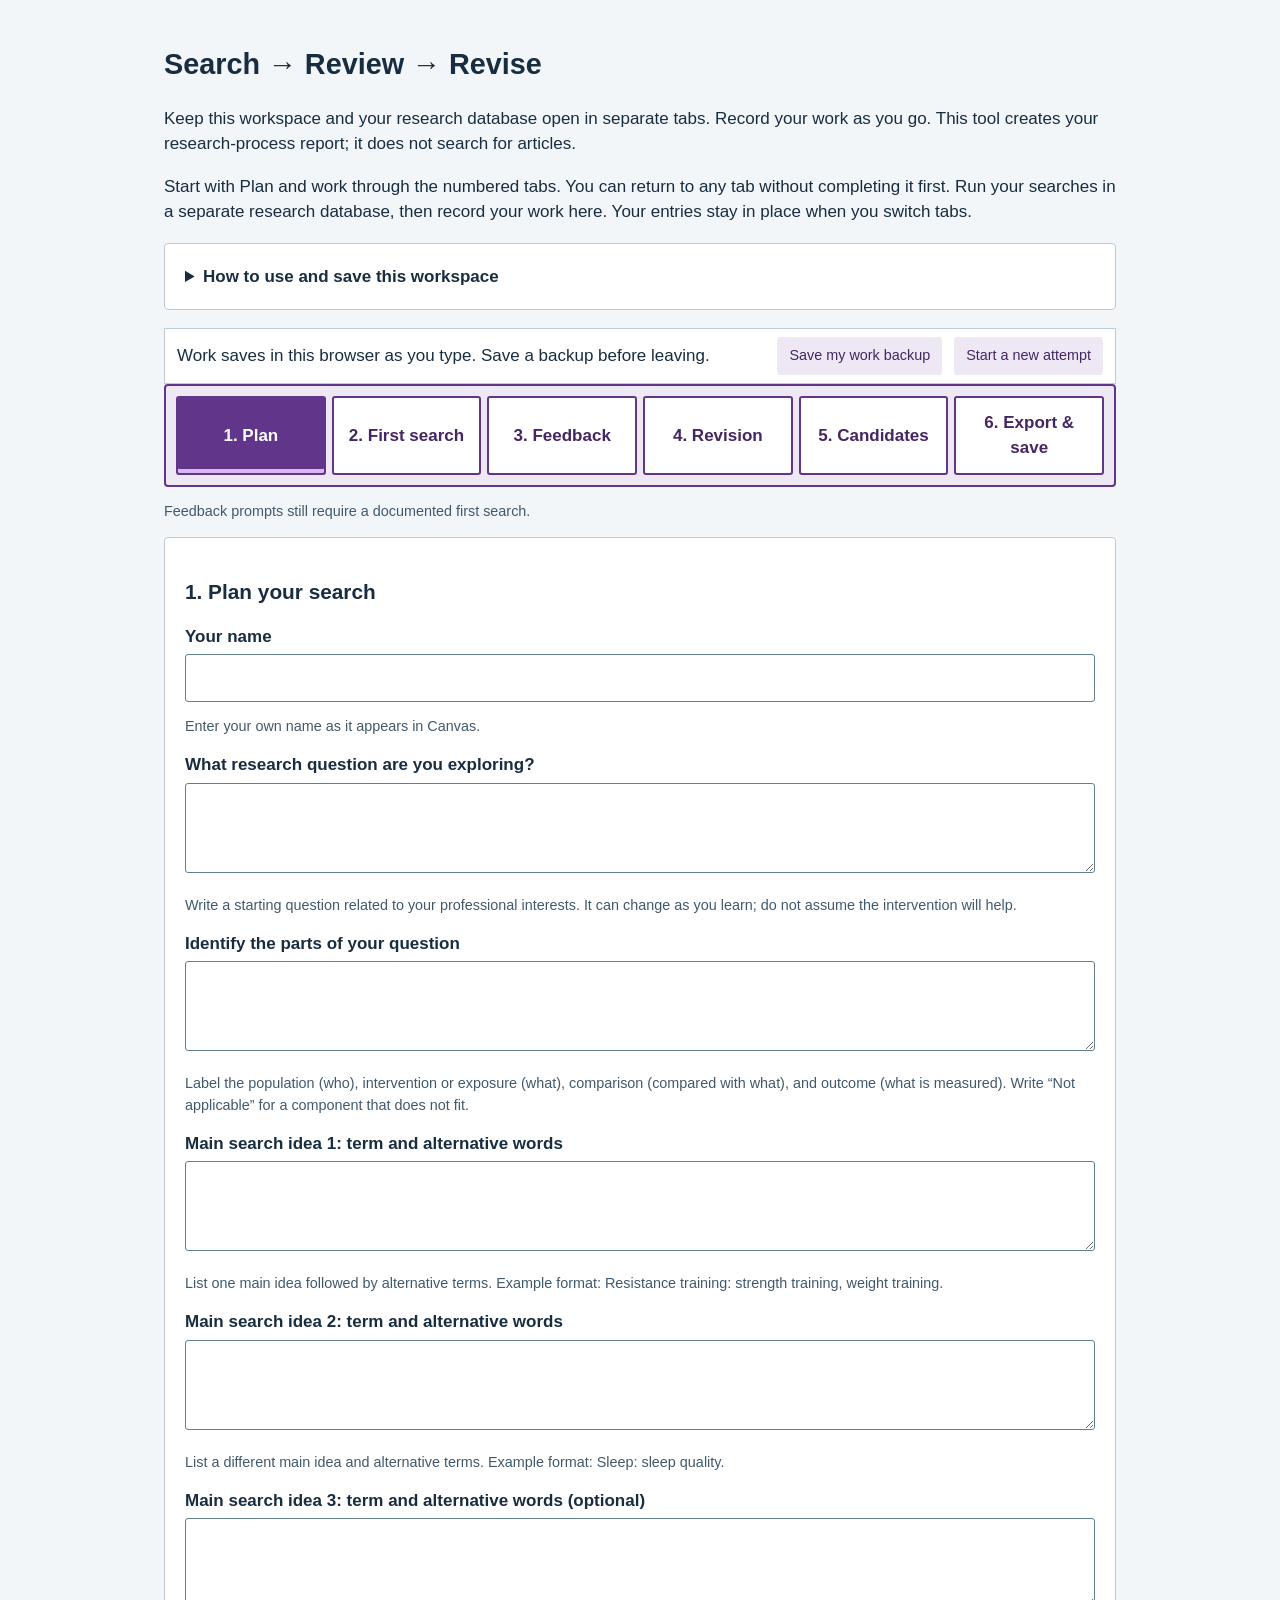
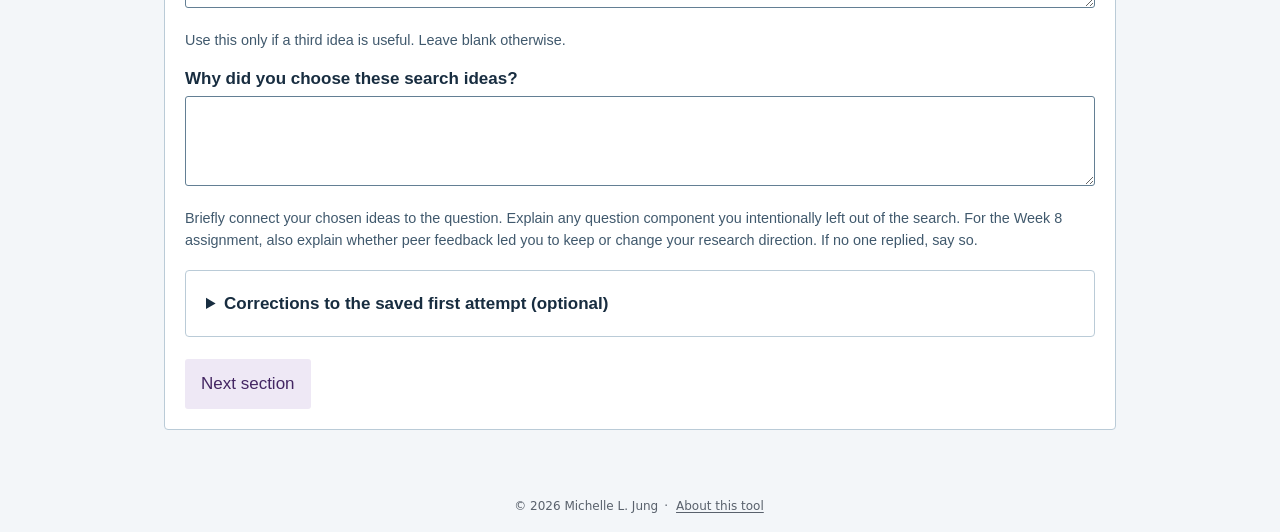
<file: search-review-revise/index.html>
<!doctype html><html lang="en"><head><meta charset="utf-8"><meta name="viewport" content="width=device-width,initial-scale=1"><title>Search → Review → Revise | EXS290</title><link rel="icon" href="../favicon.svg"><link rel="stylesheet" href="../style.css"><style>.workspace-tabs{gap:6px;padding:10px;background:#eee8f5;border:2px solid #60358a;border-radius:4px}.workspace-tabs [role=tab]{flex:1 1 140px;border:2px solid #60358a;background:white;color:#442663;font-weight:bold;padding:12px 10px}.workspace-tabs [aria-selected=true]{background:#60358a;color:white;box-shadow:inset 0 -4px 0 #d7b8f1}#workspace [role=tabpanel][hidden]{display:none}#workspace [role=tabpanel]{margin-top:12px}.panel-navigation{display:flex;gap:10px;justify-content:space-between;flex-wrap:wrap;margin-top:22px}.candidate-tabs{display:flex;gap:6px;flex-wrap:wrap;padding:8px;background:#eee8f5;border:1px solid #60358a;margin-top:16px}.candidate-tabs button{flex:1 1 150px;font-weight:bold;background:white;color:#442663;border:2px solid #60358a}.candidate-tabs [aria-selected=true]{background:#60358a;color:white}.save-bar{position:sticky;top:0;z-index:5;background:#fff;border:1px solid #bacbd7;padding:8px 12px;display:flex;align-items:center;gap:12px;flex-wrap:wrap}.save-bar p{margin:0;flex:1}.save-bar button{padding:8px 12px;font-size:.9rem}[role=tabpanel][hidden]{display:none}.field-link{background:none!important;color:#60358a!important;text-decoration:underline;text-align:left;padding:5px!important}/* Compact report only; workspace and stored project data are unchanged. */
#report .report-section{break-before:auto;margin:14px 0 0}
#report h2{margin:14px 0 6px;break-after:avoid}
#report h3{margin:12px 0 5px;break-after:avoid}
#report .record{padding:4px 0;border-bottom:0}
#report .record p{margin:2px 0 4px}
#report figure{break-inside:avoid}


@media print{
#report{font-size:10.5pt;line-height:1.35}
#report .report-section{break-before:auto}
#report h1{break-after:avoid}
#report>p{margin:3px 0 10px;break-after:avoid}
#report h2{font-size:12pt;padding-bottom:3px}
#report h3{font-size:11pt}
#report .record{break-inside:avoid}
#report .report-image{max-height:115mm}
}dialog{max-width:620px;width:calc(100% - 32px);border:2px solid #60358a;border-radius:4px;padding:24px;color:#182d40}dialog::backdrop{background:rgba(24,45,64,.55)}dialog button:focus-visible{outline:3px solid #a64d00;outline-offset:3px}</style><link rel="stylesheet" href="../resource-about.css">
<script defer src="../resource-about.js"></script>
</head><body><a class="skip" href="#plan">Skip to workspace</a><main id="workspace"><h1>Search → Review → Revise</h1><p>Keep this workspace and your research database open in separate tabs. Record your work as you go. This tool creates your research-process report; it does not search for articles.</p><p>Start with Plan and work through the numbered tabs. You can return to any tab without completing it first. Run your searches in a separate research database, then record your work here. Your entries stay in place when you switch tabs.</p><details class="card"><summary>How to use and save this workspace</summary><p>Follow your course assignment for source requirements and submission instructions. This tool organizes your work; it does not perform searches or verify sources.</p><p>Work is saved locally in this browser when available. It is not sent to your instructor or a server. Browser clearing, private browsing, or changing devices can remove access. Save a project backup regularly; it includes your text and uploaded images. Loading a backup replaces the current workspace.</p><p>The PDF button opens a report preview. Choose Print / Save PDF, select Save as PDF in your browser, and turn off browser headers and footers for a clean report. Open the tool in a new tab if printing from Canvas is unavailable.</p></details><div class="save-bar"><p id="status" role="status" aria-live="polite">Work saves in this browser as you type. Save a backup before leaving.</p><button type="button" class="secondary" id="quickBackup">Save my work backup</button><button type="button" class="secondary" id="newAttempt">Start a new attempt</button></div><nav class="workspace-tabs" role="tablist" aria-label="Workspace sections"><button type="button" role="tab" id="tab-plan" aria-controls="plan" aria-selected="true" tabindex="0" data-panel="plan">1. Plan</button><button type="button" role="tab" id="tab-first" aria-controls="first" aria-selected="false" tabindex="-1" data-panel="first">2. First search</button><button type="button" role="tab" id="tab-feedback" aria-controls="feedback" aria-selected="false" tabindex="-1" data-panel="feedback">3. Feedback</button><button type="button" role="tab" id="tab-revised" aria-controls="revised" aria-selected="false" tabindex="-1" data-panel="revised">4. Revision</button><button type="button" role="tab" id="tab-sources" aria-controls="sources" aria-selected="false" tabindex="-1" data-panel="sources">5. Candidates</button><button type="button" role="tab" id="tab-finish" aria-controls="finish" aria-selected="false" tabindex="-1" data-panel="finish">6. Export & save</button></nav><p class="hint">Feedback prompts still require a documented first search.</p><section id="plan" role="tabpanel" aria-labelledby="tab-plan" data-title="1. Plan your search"><h2>1. Plan your search</h2><label for="name">Your name</label><input id="name" type="text"><p id="name-help" class="hint">Enter your own name as it appears in Canvas.</p><label for="question">What research question are you exploring?</label><textarea id="question"></textarea><p id="question-help" class="hint">Write a starting question related to your professional interests. It can change as you learn; do not assume the intervention will help.</p><label for="components">Identify the parts of your question</label><textarea id="components"></textarea><p id="components-help" class="hint">Label the population (who), intervention or exposure (what), comparison (compared with what), and outcome (what is measured). Write “Not applicable” for a component that does not fit.</p><label for="concept1">Main search idea 1: term and alternative words</label><textarea id="concept1"></textarea><p id="concept1-help" class="hint">List one main idea followed by alternative terms. Example format: Resistance training: strength training, weight training.</p><label for="concept2">Main search idea 2: term and alternative words</label><textarea id="concept2"></textarea><p id="concept2-help" class="hint">List a different main idea and alternative terms. Example format: Sleep: sleep quality.</p><label for="concept3">Main search idea 3: term and alternative words (optional)</label><textarea id="concept3"></textarea><p id="concept3-help" class="hint">Use this only if a third idea is useful. Leave blank otherwise.</p><label for="fit">Why did you choose these search ideas?</label><textarea id="fit"></textarea><p id="fit-help" class="hint">Briefly connect your chosen ideas to the question. Explain any question component you intentionally left out of the search. For the Week 8 assignment, also explain whether peer feedback led you to keep or change your research direction. If no one replied, say so.</p><details class="card"><summary>Corrections to the saved first attempt (optional)</summary><p>Your original first attempt stays in the report. Use this box to identify a later correction and explain why it was needed. Put your purposeful new search in Step 4.</p><label for="correction">What needs correcting in your saved first attempt, and why?</label><textarea id="correction"></textarea></details></section><section id="first" role="tabpanel" aria-labelledby="tab-first" hidden data-title="2. Run and observe your first search"><h2>2. Run and observe your first search</h2><label for="prediction">Before you search: what do you expect to find?</label><textarea id="prediction"></textarea><p id="prediction-help" class="hint">Complete this before running the search. What kinds of studies, participants, or topics do you expect? One or two specific sentences are enough.</p><p>Now run your search in your database. Return here to record what you searched and what you found.</p><label for="firstdatabase">Name of the database you searched</label><input id="firstdatabase" type="text"><p id="firstdatabase-help" class="hint">Example: PubMed or the specific library database name. Search in the database, not in this tool.</p><label for="firstdate">Date you performed this search</label><input id="firstdate" type="date"><label for="firstquery">Copy the exact search you entered in the database</label><textarea id="firstquery"></textarea><p id="firstquery-help" class="hint">Copy your terms, AND/OR operators, parentheses, and field tags exactly as executed. Example format: (resistance training OR strength training) AND sleep.</p><label for="firstfilters">Which database filters did you use?</label><textarea id="firstfilters"></textarea><p id="firstfilters-help" class="hint">List active filters, such as publication dates or article type. Enter “None” if there were no filters.</p><label for="firstimage">Upload cropped search screenshots (PNG or JPEG, up to 8 MB each)</label><input id="firstimage" type="file" accept="image/png,image/jpeg" multiple><p class="hint">Preserve the query and relevant results. Remove personal and account information. Images stay in your browser and project backup.</p><div id="firstpreview" aria-label="Uploaded search screenshots" hidden></div><button type="button" class="secondary" data-remove="first">Remove all screenshots</button><label for="firstcaption">Describe what your screenshot(s) show</label><textarea id="firstcaption"></textarea><p id="firstcaption-help" class="hint">Briefly identify what is visible in your screenshot(s), including the search and relevant results. Explain what those results mean in the response below.</p><label for="firsttyped">Typed search evidence instead of screenshots (alternative)</label><textarea id="firsttyped"></textarea><p id="firsttyped-help" class="hint">Complete this if screenshot evidence is inaccessible; otherwise leave blank unless extra context is needed. Copy relevant result titles or short excerpts and identify the database/results location. Your exact search is recorded above.</p><label for="observations">What did the first results show you?</label><details><summary>See an example</summary><p>Example only: ‘This result studies adults ages 65–80, but my question focuses on college students. I’ll add “college students” to my next search to see whether it finds a closer match.’ Use evidence from your own results.</p></details><textarea id="observations"></textarea><p id="observations-help" class="hint">Identify specific result titles or abstract details. Explain what fits your question, what differs, and how that helps you decide what to change. A result count alone is not enough.</p></section><section id="feedback" role="tabpanel" aria-labelledby="tab-feedback" hidden data-title="3. Consider feedback"><h2>3. Consider feedback</h2><p>Complete your first-search record, evidence, and observations before requesting prompts. The tool checks a few search features and offers general troubleshooting questions. It does not interpret your observations or screenshots, verify articles, or grade your work.</p><p class="hint">Check your entries before saving. This preserves your original attempt. Use the corrections box if you notice an error later.</p><button type="button" id="feedbackButton">Save first attempt and show feedback prompts</button><p id="firstSaved" class="hint"></p><div id="feedbackOutput" role="status" aria-live="polite"></div><label for="feedbackRecord">Feedback prompts you considered</label><textarea id="feedbackRecord"></textarea><p id="feedbackRecord-help" class="hint">Prompts appear here after your first attempt is saved. Choose one relevant prompt for your response below; leave this record intact. You can add instructor or peer feedback.</p><label for="decision">Which suggestion will you use, change, or set aside, and why?</label><textarea id="decision"></textarea><p id="decision-help" class="hint">Choose at least one prompt that helps you think about your results. Explain why you will use it, change it, or set it aside. You do not need to answer every prompt.</p></section><section id="revised" role="tabpanel" aria-labelledby="tab-revised" hidden data-title="4. Revise and test"><h2>4. Revise and test</h2><label for="change">What will you change in your search, and why?</label><textarea id="change"></textarea><p id="change-help" class="hint">Name the search term, concept, or filter you will change. Connect that change to a problem or opportunity in the first results.</p><label for="reviseddatabase">Name of the database you searched</label><input id="reviseddatabase" type="text"><p id="reviseddatabase-help" class="hint">Example: PubMed or the specific library database name. Search in the database, not in this tool.</p><label for="reviseddate">Date you performed this search</label><input id="reviseddate" type="date"><label for="revisedquery">Copy the exact search you entered in the database</label><textarea id="revisedquery"></textarea><p id="revisedquery-help" class="hint">Copy your terms, AND/OR operators, parentheses, and field tags exactly as executed. Example format: (resistance training OR strength training) AND sleep.</p><label for="revisedfilters">Which database filters did you use?</label><textarea id="revisedfilters"></textarea><p id="revisedfilters-help" class="hint">List active filters, such as publication dates or article type. Enter “None” if there were no filters.</p><label for="revisedimage">Upload cropped search screenshots (PNG or JPEG, up to 8 MB each)</label><input id="revisedimage" type="file" accept="image/png,image/jpeg" multiple><p class="hint">Preserve the query and relevant results. Remove personal and account information. Images stay in your browser and project backup.</p><div id="revisedpreview" aria-label="Uploaded search screenshots" hidden></div><button type="button" class="secondary" data-remove="revised">Remove all screenshots</button><label for="revisedcaption">Describe what your screenshot(s) show</label><textarea id="revisedcaption"></textarea><p id="revisedcaption-help" class="hint">Briefly identify what is visible in your screenshot(s), including the search and relevant results. Explain what those results mean in the response below.</p><label for="revisedtyped">Typed search evidence instead of screenshots (alternative)</label><textarea id="revisedtyped"></textarea><p id="revisedtyped-help" class="hint">Complete this if screenshot evidence is inaccessible; otherwise leave blank unless extra context is needed. Copy relevant result titles or short excerpts and identify the database/results location. Your exact search is recorded above.</p><label for="happened">What changed in the revised results?</label><textarea id="happened"></textarea><p id="happened-help" class="hint">Compare specific titles or abstract details with your first search. Include what stayed the same or became less useful.</p><label for="helped">Did the revision help you find evidence that fits your question?</label><textarea id="helped"></textarea><p id="helped-help" class="hint">Explain using the content of the results, not just the number. A revision that does not help can still demonstrate thoughtful learning.</p><label for="next">What would you try next, and why?</label><textarea id="next"></textarea><p id="next-help" class="hint">Name one next action and explain how it addresses what you learned.</p></section><section id="sources" role="tabpanel" aria-labelledby="tab-sources" hidden data-title="5. Select and check candidate evidence"><h2>5. Select and check candidate evidence</h2><p>Your articles may come from either recorded search or additional searching. You do not need to find all three in your first search.</p><p>Record two promising sources and one source you rejected. These are candidates, not your final approved evidence set.</p><div class="candidate-tabs" role="tablist" aria-label="Candidate sources"><button type="button" role="tab" id="candidate-tab-primary" data-candidate="primary" aria-controls="candidate-primary" aria-selected="true" tabindex="0">Primary study</button><button type="button" role="tab" id="candidate-tab-review" data-candidate="review" aria-controls="candidate-review" aria-selected="false" tabindex="-1">Systematic review</button><button type="button" role="tab" id="candidate-tab-rejected" data-candidate="rejected" aria-controls="candidate-rejected" aria-selected="false" tabindex="-1">Rejected source</button></div><p id="candidate-position" class="hint">Candidate 1 of 3: Primary study</p><div id="candidate-primary" role="tabpanel" aria-labelledby="candidate-tab-primary"><h3>Primary research candidate</h3><label for="primarycitation">Article details: title, authors, year, journal, and DOI if available</label><textarea id="primarycitation"></textarea><p id="primarycitation-help" class="hint">Copy the identifying details from the article. DOI means digital object identifier; omit it if none is provided.</p><label for="primaryurl">Link to the complete article</label><input id="primaryurl" type="url"><p id="primaryurl-help" class="hint">Paste the complete https:// link. Open it yourself and check that all article sections are available.</p><label for="primarydesign">Research design</label><input id="primarydesign" type="text"><p id="primarydesign-help" class="hint">Name the design based on the methods, such as a randomized trial or cohort study.</p><label for="primaryaccess">Confirm full-text access and publication year</label><textarea id="primaryaccess"></textarea><p id="primaryaccess-help" class="hint">State whether you opened the complete article without paying. Give its publication year and check it against the recency requirement in Canvas; explain any exception.</p><label for="primaryexcerpt">Paste exact article wording that supports your decision</label><textarea id="primaryexcerpt"></textarea><p id="primaryexcerpt-help" class="hint">Paste short, exact wording showing the participants, study procedures, or relevant content. Use two excerpts if needed. Article screenshots are not required.</p><label for="primarylocator">Where in the article did you find each excerpt?</label><textarea id="primarylocator"></textarea><p id="primarylocator-help" class="hint">For each excerpt, give a section and paragraph, PDF page, table, or figure. Example: Methods, Participants, paragraph 2.</p><label for="primaryclassification">What did the researchers do that supports this source type?</label><textarea id="primaryclassification"></textarea><p id="primaryclassification-help" class="hint">In your own words, explain how the researchers collected or analyzed original participant data. Connect your explanation to the excerpt, not only the title or database label.</p><label for="primaryrelevance">How does the article fit your question, and what differs?</label><textarea id="primaryrelevance"></textarea><p id="primaryrelevance-help" class="hint">Compare the participants, intervention or exposure, comparison, and outcome with your question. Explain an important mismatch rather than hiding it, or state that you found none.</p></div><div id="candidate-review" role="tabpanel" aria-labelledby="candidate-tab-review" hidden><h3>Systematic review candidate</h3><label for="reviewcitation">Article details: title, authors, year, journal, and DOI if available</label><textarea id="reviewcitation"></textarea><p id="reviewcitation-help" class="hint">Copy the identifying details from the article. DOI means digital object identifier; omit it if none is provided.</p><label for="reviewurl">Link to the complete article</label><input id="reviewurl" type="url"><p id="reviewurl-help" class="hint">Paste the complete https:// link. Open it yourself and check that all article sections are available.</p><label for="reviewdesign">Review type: systematic review, with or without meta-analysis</label><input id="reviewdesign" type="text"><p id="reviewdesign-help" class="hint">State whether the systematic review also statistically combines study results in a meta-analysis.</p><label for="reviewaccess">Confirm full-text access and publication year</label><textarea id="reviewaccess"></textarea><p id="reviewaccess-help" class="hint">State whether you opened the complete article without paying. Give its publication year and check it against the recency requirement in Canvas; explain any exception.</p><label for="reviewexcerpt">Paste exact article wording that supports your decision</label><textarea id="reviewexcerpt"></textarea><p id="reviewexcerpt-help" class="hint">Paste short, exact wording showing the review search, eligibility rules, or synthesis methods. Use a second excerpt for relevance if needed. Article screenshots are not required.</p><label for="reviewlocator">Where in the article did you find each excerpt?</label><textarea id="reviewlocator"></textarea><p id="reviewlocator-help" class="hint">For each excerpt, give a section and paragraph, PDF page, table, or figure. Example: Methods, Participants, paragraph 2.</p><label for="reviewclassification">What did the researchers do that supports this source type?</label><textarea id="reviewclassification"></textarea><p id="reviewclassification-help" class="hint">In your own words, explain how the authors systematically searched for, selected, and synthesized studies. If it includes meta-analysis, identify evidence that results were statistically combined.</p><label for="reviewrelevance">How does the article fit your question, and what differs?</label><textarea id="reviewrelevance"></textarea><p id="reviewrelevance-help" class="hint">Compare the participants, intervention or exposure, comparison, and outcome with your question. Explain an important mismatch rather than hiding it, or state that you found none.</p></div><div id="candidate-rejected" role="tabpanel" aria-labelledby="candidate-tab-rejected" hidden><h3>Rejected candidate</h3><label for="rejectedcitation">Source details: title, authors, year, journal, DOI if available</label><textarea id="rejectedcitation"></textarea><label for="rejectedurl">Link to the rejected article or database record</label><input id="rejectedurl" type="url"><p id="rejectedurl-help" class="hint">Use a complete https:// link.</p><label for="rejectedexcerpt">Copy the source evidence that supports your rejection</label><textarea id="rejectedexcerpt"></textarea><p id="rejectedexcerpt-help" class="hint">Paste a short exact excerpt from the title, abstract, Methods, or access notice. Full text is not necessary if the screening evidence justifies rejection.</p><label for="rejectedlocator">Where did you find this evidence?</label><textarea id="rejectedlocator"></textarea><p id="rejectedlocator-help" class="hint">Example: Abstract, Methods sentence; database record title; or publisher access notice.</p><label for="rejectedinitial">Why did this article initially look useful?</label><textarea id="rejectedinitial"></textarea><p id="rejectedinitial-help" class="hint">Identify the title, topic, or other detail that made you consider it.</p><label for="rejectedreason">What specific evidence led you to reject it?</label><textarea id="rejectedreason"></textarea><p id="rejectedreason-help" class="hint">Explain how the evidence above shows a mismatch, access problem, or other reason to exclude this candidate.</p></div><details class="card"><summary>Source difficulty or help needed (optional)</summary><label for="difficulty">Unresolved source difficulty or help needed (if applicable)</label><textarea id="difficulty"></textarea><p id="difficulty-help" class="hint">If you cannot find a required article type, record what you tried and ask your instructor for help before the deadline. This record does not replace the required article.</p></details></section><section id="finish" role="tabpanel" aria-labelledby="tab-finish" hidden data-title="6. Review and export"><h2>6. Review and export</h2><label for="ai">How did you use AI, if at all?</label><textarea id="ai"></textarea><p id="ai-help" class="hint">Write “No AI used,” or name the AI tool and describe how it helped with synonyms or terminology. Personally run searches, verify articles, make decisions, and write your reasoning.</p><p>Review your evidence and links. All student-created text and annotations must be typed. Save a backup, export the PDF, and reopen it to inspect readability and page breaks before submitting.</p><p>Submit the PDF to Canvas. To create it: Preview / save PDF → Print / Save PDF → choose Save as PDF in your browser.</p><div class="actions"><button type="button" id="check">Check completeness</button><button type="button" id="export">Preview / save PDF</button></div><details class="card"><summary>Save or resume your work</summary><p><strong>Save a copy to continue later:</strong> Select Save my work backup to download a file named research-search-project.json. Keep this file so you can reopen your entries and screenshots on another device or after browser data is cleared.</p><button type="button" class="secondary" id="backup">Save my work backup</button><p><strong>Resume previously saved work:</strong> Choose the research-search-project.json file you previously downloaded from this tool. Opening a backup replaces the current workspace. Save your current work first if you need to keep it.</p><label for="restore">Open a previously saved work backup (.json)</label><input id="restore" type="file" accept="application/json,.json" aria-describedby="restore-help"><p id="restore-help" class="hint">Choose your saved backup only. This is not for PDFs, articles, or Canvas submission. Submit your completed PDF through Canvas.</p></details><div id="checks" role="status" aria-live="polite"></div></section></main><main id="report" hidden></main><dialog id="restartDialog" aria-labelledby="restart-title" aria-describedby="restart-help"><h2 id="restart-title">Start a new attempt?</h2><p id="restart-help">This clears all text, screenshots, feedback, and the saved first attempt from this workspace, then unlocks the form. Other interactives, downloaded backups, and submitted PDFs are not changed. Save a backup first if you want to keep this work; you can reopen it later.</p><div class="actions"><button type="button" class="secondary" id="restartBackup">Save backup before starting over</button><button type="button" class="secondary" id="restartCancel" autofocus>Cancel and keep my work</button><button type="button" id="restartConfirm">Clear workspace and start new attempt</button></div></dialog><script src="app.js"></script><div class="mlj-resource-footer" role="contentinfo" aria-label="Resource information"><span>© 2026 Michelle L. Jung</span><span aria-hidden="true">·</span><a href="../licensing.html#development" data-resource-about>About this tool</a></div>
</body></html>
</file>
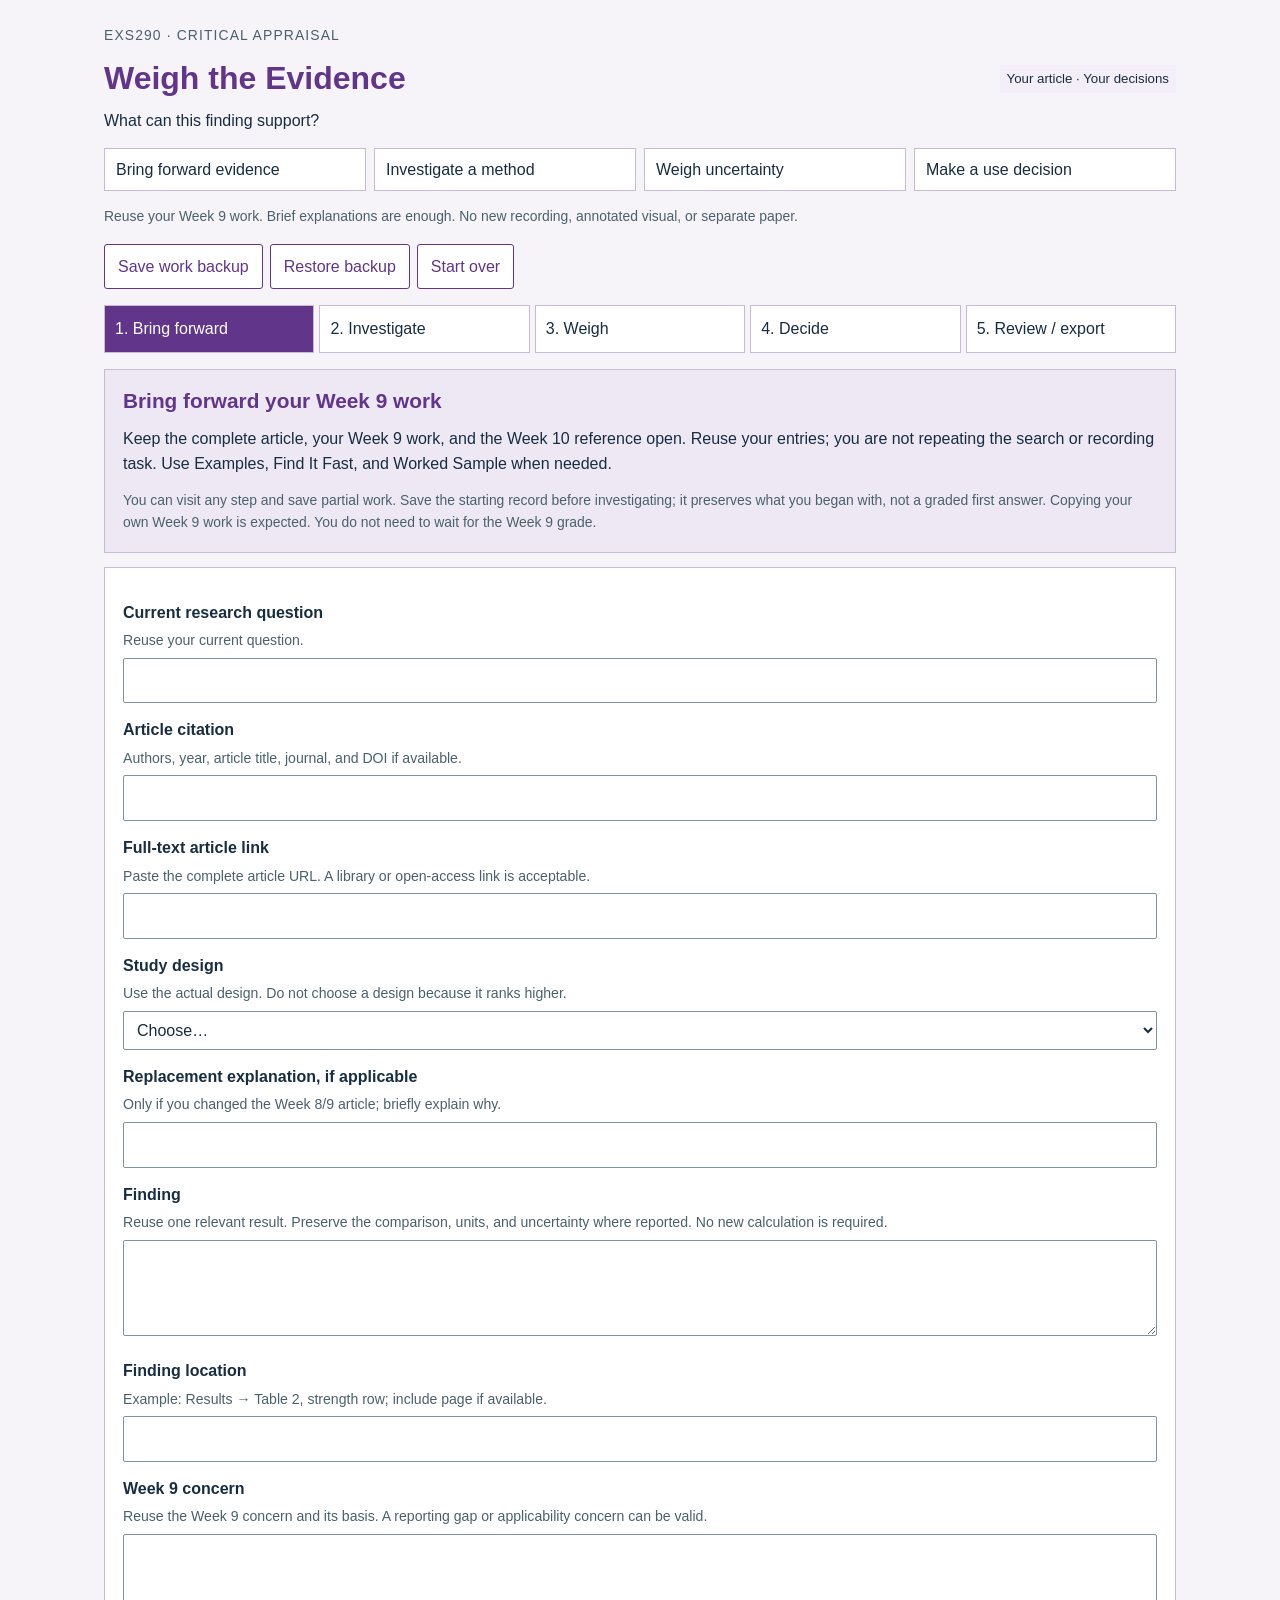
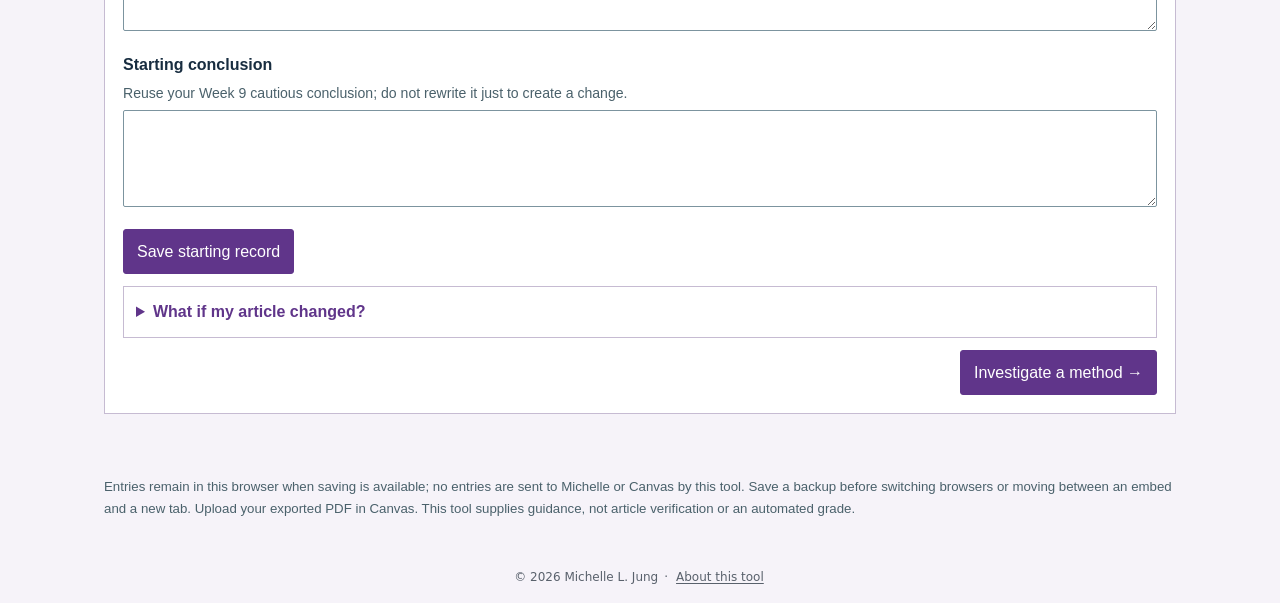
<file: weigh-the-evidence/index.html>
<!doctype html>
<html lang="en"><head><meta charset="utf-8"><meta name="viewport" content="width=device-width,initial-scale=1"><title>Weigh the Evidence | EXS290</title><link rel="icon" href="/favicon.svg" type="image/svg+xml">
<style>
:root{--ink:#182d40;--teal:#60358a;--line:#c6bbd2;--wash:#f6f3f9;--blue:#eee8f5;--green:#f3eef8;--sand:#fff3dd}*{box-sizing:border-box}body{margin:0;font:16px/1.6 Arial,sans-serif;color:var(--ink);background:var(--wash)}.shell{max-width:1120px;margin:auto;padding:24px}h1,h2,h3{color:var(--teal);line-height:1.25}h1{font-size:2rem;margin:5px 0 10px}h2{font-size:1.3rem;margin:0 0 12px}h3{font-size:1.05rem;margin:0 0 8px}p{margin:0 0 12px}p:last-child{margin-bottom:0}a{color:#60358a}button,input,textarea,select{font:inherit}button{cursor:pointer}button:disabled{opacity:.55;cursor:default}button,a,input,summary{touch-action:manipulation}:focus-visible{outline:3px solid #ad5500;outline-offset:3px}.top,.actions{display:flex;justify-content:space-between;gap:12px;flex-wrap:wrap;align-items:center}.eyebrow,.small{font-size:.87rem;color:#4a616b}.eyebrow{letter-spacing:.08em;text-transform:uppercase}.btn{border:1px solid var(--teal);padding:9px 13px;background:white;color:var(--teal);border-radius:3px}.primary{background:var(--teal);color:white}.toolbar{display:flex;gap:7px;flex-wrap:wrap;margin:16px 0}.steps{display:flex;gap:5px;flex-wrap:wrap;margin:16px 0}.steps button{flex:1 1 150px;text-align:left;padding:10px;border:1px solid var(--line);color:var(--ink);background:white}.steps [aria-current=step]{background:var(--teal);color:white}.panel{border:1px solid var(--line);background:white;padding:18px;margin:14px 0}.tint{background:var(--blue)}.green{background:var(--green)}.sand{background:var(--sand)}.grid{display:grid;grid-template-columns:1fr 1fr;gap:15px}.field{display:block;margin:14px 0}.field>span{display:block;font-weight:bold;margin-bottom:4px}.hint{display:block;font-weight:normal!important;color:#4a616b;font-size:.88rem;margin-bottom:6px}input[type=text],input[type=url],textarea,select{width:100%;padding:9px;border:1px solid #7c949f;border-radius:2px;background:white;color:var(--ink)}textarea{min-height:88px;resize:vertical}textarea:disabled,input:disabled,select:disabled{background:#edf1f2;color:#3c525b;opacity:1}fieldset{margin:12px 0;padding:0;border:0}legend{font-weight:bold;color:var(--teal);margin-bottom:7px}.choice{display:flex;gap:10px;align-items:flex-start;padding:10px 12px;margin:7px 0;border:1px solid var(--line);background:white}.choice:has(input:checked){background:var(--blue);border-color:var(--teal)}input[type=radio],input[type=checkbox]{margin-top:6px;accent-color:var(--teal);flex:none}details{border:1px solid var(--line);padding:12px;background:white;margin:12px 0}summary{cursor:pointer;color:var(--teal);font-weight:bold}.status{min-height:26px;font-size:.9rem}.flow{display:flex;gap:8px;flex-wrap:wrap;margin:14px 0}.flow span{padding:8px 11px;border:1px solid var(--line);background:white;flex:1 1 150px}.notice{padding:12px;border:1px solid #b68b42;background:var(--sand);margin:12px 0}.preview p{overflow-wrap:anywhere}.report-row{margin:0 0 7px}.report-label{font-weight:bold}.report-value{white-space:pre-wrap}.report-meta,.report-note{font-size:.85rem;color:#52606c}.preview article{margin:12px 0;padding-bottom:10px;border-bottom:1px solid var(--line)}.hide{display:none!important}.skip{position:absolute;left:-9999px}.skip:focus{position:static}.footer{margin-top:22px;color:#4a616b;font-size:.83rem}.report-title{margin-bottom:7px}.print-only{display:none}.inline-note{border-left:4px solid var(--teal);padding:10px 12px;margin:12px 0;background:var(--blue)}.tag{display:inline-block;padding:3px 7px;background:var(--green);font-size:.83rem}.review-list{padding-left:24px}@media(max-width:730px){.shell{padding:16px}.grid{grid-template-columns:1fr}h1{font-size:1.7rem}}@media print{@page{size:letter;margin:15mm}body{background:white;color:#182d40;font-size:10pt;line-height:1.32}.shell{padding:0;max-width:none}header,.toolbar,.steps,#stage,#status,.footer,#confirmReset,#storageWarning{display:none!important}#report{display:block!important;border:0;padding:0;margin:0}.no-print{display:none!important}.print-only{display:block}#report .report-title{font-size:18pt;line-height:1.15;margin:0 0 4pt;color:#60358a}#report .report-meta{font-size:8.5pt;margin:0 0 8pt;color:#52606c}#report article{border:.6pt solid #c6bbd2;margin:0 0 4pt;padding:0;break-inside:auto;box-decoration-break:clone;-webkit-box-decoration-break:clone}#report h2{font-size:10.5pt;margin:0 0 4pt;padding:4pt 8pt;border-bottom:.5pt solid #c6bbd2;background:#eee8f5;color:#60358a;break-after:avoid;print-color-adjust:exact;-webkit-print-color-adjust:exact}#report .report-row{margin:0;padding:2pt 8pt;white-space:normal;font-size:10pt;line-height:1.32;orphans:2;widows:2}#report .decision-section{background:#f7f3fb;print-color-adjust:exact;-webkit-print-color-adjust:exact}#report article .report-row:last-child{padding-bottom:5pt}#report .report-label{font-weight:bold}#report .report-value{white-space:pre-wrap;overflow-wrap:anywhere}#report .report-note{font-size:8pt;color:#52606c;margin-top:6pt}#report a{color:#182d40;text-decoration:none}.panel{break-inside:auto}}
</style><link rel="stylesheet" href="../resource-about.css">
<script defer src="../resource-about.js"></script>
</head><body>
<a class="skip" href="#main">Skip to activity</a><div class="shell">
<header><div class="top"><div><p class="eyebrow">EXS290 · Critical appraisal</p><h1>Weigh the Evidence</h1><p>What can this finding support?</p></div><span class="tag">Your article · Your decisions</span></div><div class="flow" aria-label="Reasoning sequence"><span>Bring forward evidence</span><span>Investigate a method</span><span>Weigh uncertainty</span><span>Make a use decision</span></div><p class="small">Reuse your Week 9 work. Brief explanations are enough. No new recording, annotated visual, or separate paper.</p></header>
<div class="toolbar"><button class="btn" id="backup">Save work backup</button><button class="btn" id="restoreButton">Restore backup</button><input class="hide" type="file" id="restore" accept="application/json,.json" aria-label="Choose appraisal backup"><button class="btn" id="reset">Start over</button></div>
<div id="storageWarning" class="notice hide">Browser saving is unavailable. Keep this page open and save a work backup regularly. You can restore the backup in another tab or browser.</div>
<div id="confirmReset" class="notice hide">Clear this tool’s saved entries in this browser? Save a backup first if you need them. <button class="btn" id="resetYes">Clear entries</button> <button class="btn" id="resetNo">Keep entries</button></div>
<nav class="steps" id="steps" aria-label="Activity steps"></nav><main id="main" tabindex="-1"><div id="stage"></div><section id="report" class="panel preview hide" aria-label="Appraisal record preview"></section></main>
<p id="status" class="status" role="status" aria-live="polite"></p>
<p class="footer">Entries remain in this browser when saving is available; no entries are sent to Michelle or Canvas by this tool. Save a backup before switching browsers or moving between an embed and a new tab. Upload your exported PDF in Canvas. This tool supplies guidance, not article verification or an automated grade.</p></div>
<script>
'use strict';
const APP='exs290-own-article-appraisal',VERSION=1,KEY=APP+'-v1';
const BASE=['question','citation','url','design','finding','findingLocation','concern','startingClaim'];
const FIELDS=[...BASE,'replacement','corrections','path','reporting','excerpt','methodLocation','checked','purpose','remaining','implication','role','claimType','claim','decision','why','ai'];
const PATHS={
 comparison:{name:'Comparison or assignment',look:'Methods: groups, allocation, randomization, comparison; Results: baseline/group descriptions.',ask:'Which alternative explanation does the comparison or assignment method help address?',boundary:'Random assignment is different from random population sampling. A comparison may address one alternative explanation while measurement, missing outcomes, or applicability remain uncertain.'},
 measurement:{name:'Measurement or assessor knowledge',look:'Methods: outcome assessment, protocol, instrument, assessor, blinded, reliability.',ask:'How could the reported procedure reduce measurement differences or expectations affecting this selected outcome?',boundary:'A consistent procedure is not automatically a valid measure. Blinding can address expectations; it does not restore missing outcomes or resolve other confounding.'},
 missing:{name:'Outcome collection or missing outcomes',look:'Results: participant flow, withdrew, missing, analyzed; Methods: analysis; available supplements.',ask:'How many selected outcomes were collected or missing, why, and how were they handled?',boundary:'An analysis label alone does not resolve missingness. Complete outcomes can remove missing outcomes as a concern for this result/time point while other issues remain.'},
 adjustment:{name:'Observational analysis or confounding',look:'Methods: statistical analysis, adjusted, covariates; Results: model/table notes.',ask:'Which relevant factor was considered, and how does that help with an alternative explanation?',boundary:'Adjustment only addresses the factors as measured and modeled. It does not establish causal direction or eliminate unmeasured confounding.'},
 other:{name:'Another relevant method',look:'Locate the exact method in Methods, Results, or available supplements. Use the reference’s Find It Fast guidance.',ask:'What specific risk or uncertainty does this reported method address for the finding?',boundary:'Explain the mechanism and scope of the protection. A general label such as peer reviewed, recent, or large sample does not settle the appraisal.'}
};
const ROLES={direct:'A relevant contribution with qualifications',context:'Background or contextual evidence only',hold:'Set aside this finding for my question, pending clarification or replacement'};
const TYPES={association:'Association',comparison:'Between-group difference',change:'Change over time within a group',descriptive:'Description or other result',unclear:'The claim remains uncertain'};
function fresh(){return {app:APP,version:VERSION,step:0,data:Object.fromEntries(FIELDS.map(k=>[k,''])),initial:null,checkedAt:null};}
function clean(x){if(!x||x.app!==APP||x.version!==VERSION||!x.data||typeof x.data!=='object')throw Error('This file is not a compatible appraisal backup. Your current entries were kept.');const s=fresh();for(const k of FIELDS)if(typeof x.data[k]==='string')s.data[k]=x.data[k].slice(0,12000);if(x.initial&&typeof x.initial==='object'&&BASE.every(k=>typeof x.initial[k]==='string'&&x.initial[k].trim()))s.initial=Object.fromEntries(BASE.concat(['replacement']).map(k=>[k,typeof x.initial[k]==='string'?x.initial[k].slice(0,12000):'']));if(!['experimental','observational','other'].includes(s.data.design))s.data.design='';for(const [key,map] of [['path',PATHS],['role',ROLES],['claimType',TYPES]])if(!Object.hasOwn(map,s.data[key]))s.data[key]='';if(!['reported','unclear'].includes(s.data.reporting))s.data.reporting='';if(!['kept','narrowed','revised','setaside'].includes(s.data.decision))s.data.decision='';s.step=Number.isInteger(x.step)?Math.max(0,Math.min(4,x.step)):0;return s;}
function saveInitial(s){if(s.initial)return s;const n=JSON.parse(JSON.stringify(s));if(BASE.every(k=>n.data[k].trim()))n.initial=Object.fromEntries(BASE.concat(['replacement']).map(k=>[k,n.data[k]]));return n;}
function setField(s,key,value){if(!FIELDS.includes(key))return s;if(s.initial&&BASE.concat(['replacement']).includes(key))return s;const n=JSON.parse(JSON.stringify(s));n.data[key]=String(value).slice(0,12000);n.checkedAt=null;return n;}
function missing(s){const d=s.data;let list=[];for(const k of BASE)if(!d[k].trim())list.push({step:0,key:k,text:LABELS[k]});if(!s.initial)list.push({step:0,key:'snapshot',text:'Save the starting record'});for(const [k,st] of [['path',1],['reporting',1],['excerpt',1],['methodLocation',1],['purpose',1],['remaining',2],['implication',2],['role',3],['claimType',3],['claim',3],['decision',3],['why',3],['ai',4]])if(!d[k].trim())list.push({step:st,key:k,text:LABELS[k]});if(d.reporting==='unclear'&&!d.checked.trim())list.push({step:1,key:'checked',text:LABELS.checked});if(d.url.trim()&&!/^https?:\/\/\S+$/i.test(d.url.trim()))list.push({step:0,key:'url',text:'A complete http(s) article link'});return list;}
const LABELS={question:'Current research question',citation:'Article citation',url:'Full-text article link',design:'Study design',finding:'Finding',findingLocation:'Finding location',concern:'Week 9 concern',startingClaim:'Starting conclusion',replacement:'Replacement explanation, if applicable',corrections:'Corrections to the starting record, if needed',path:'Relevant method check',reporting:'Reported method or missing reporting',excerpt:'Short exact source excerpt',methodLocation:'Excerpt location',checked:'Locations checked for missing information',purpose:'What this detail helps with or leaves uncertain',remaining:'What remains limited or uncertain',implication:'Why that matters for this finding',role:'Contribution to my question',claimType:'Type of claim',claim:'Qualified use statement',decision:'Keep or revise decision',why:'Reason for keeping or changing the conclusion',ai:'AI-use statement'};
function reportSections(s){const d=s.data,b=s.initial||d;const v=x=>x?.trim()||'Not entered';const rows=[
 ['Question and source',[
  ['Question',v(d.question)],['Article',v(d.citation)],['Source link',v(d.url)],['Design',{experimental:'Experimental / intervention comparison',observational:'Observational',other:'Other primary design'}[d.design]||'Not entered'],...(d.replacement.trim()?[['Replacement',d.replacement]]:[])]],
 ['Evidence carried forward',[
  ['Finding',v(b.finding)],['Location',v(b.findingLocation)],['Concern',v(b.concern)],['Starting conclusion',v(b.startingClaim)],...(d.corrections.trim()?[['Correction',d.corrections]]:[])]],
 ['Method examined',[
  ['Check',PATHS[d.path]?.name||'Not entered'],['Reporting',d.reporting==='unclear'?'Relevant method detail remains unclear':d.reporting==='reported'?'Reported method detail':'Not entered'],['Exact excerpt',v(d.excerpt)],['Location',v(d.methodLocation)],...(d.checked.trim()?[['Locations checked',d.checked]]:[]),['What it helps with',v(d.purpose)]]],
 ['Remaining concern and consequence',[
  ['Unresolved',v(d.remaining)],['Why it matters',v(d.implication)]]],
 ['Supported use decision',[
  ['Contribution',ROLES[d.role]||'Not entered'],['Claim',v(d.claim)],['Review',{kept:'Kept the starting conclusion and strengthened its justification',narrowed:'Narrowed the scope or wording',revised:'Revised the interpretation',setaside:'Set aside the finding for this question'}[d.decision]||'Not entered'],['Reason',v(d.why)]]],
 ['AI-use statement',[['AI use',v(d.ai)]]]
 ];return rows;}
function reportRows(s){return reportSections(s).map(([title,rows])=>[title,rows.map(([k,v])=>k+': '+v).join('\n')]);}
if(typeof module!=='undefined'&&module.exports)module.exports={fresh,clean,setField,saveInitial,missing,reportRows,reportSections,BASE,FIELDS,PATHS};
if(typeof document!=='undefined'){
let state=fresh(),storageOK=true;
try{const old=localStorage.getItem(KEY);if(old)state=clean(JSON.parse(old));}catch(e){storageOK=false;document.getElementById('storageWarning').classList.remove('hide');}
function esc(s){return String(s??'').replace(/[&<>"']/g,c=>({'&':'&amp;','<':'&lt;','>':'&gt;','"':'&quot;',"'":'&#39;'}[c]));}
function persist(){try{localStorage.setItem(KEY,JSON.stringify(state));}catch(e){document.getElementById('storageWarning').classList.remove('hide');}}
function say(s){document.getElementById('status').textContent=s;}
function field(k,hint='',kind='area'){const d=state.data,locked=state.initial&&BASE.concat(['replacement']).includes(k);const a=`id="f-${k}" data-field="${k}" ${locked?'disabled':''} aria-describedby="h-${k}"`;return `<label class="field" for="f-${k}"><span>${esc(LABELS[k])}</span><small class="hint" id="h-${k}">${esc(hint)}</small>${kind==='area'?`<textarea ${a} rows="3" maxlength="12000">${esc(d[k])}</textarea>`:`<input ${a} type="${kind}" value="${esc(d[k])}" maxlength="12000">`}</label>`;}
function select(k,options,hint=''){const locked=state.initial&&BASE.includes(k);return `<label class="field" for="f-${k}"><span>${esc(LABELS[k])}</span><small class="hint" id="h-${k}">${esc(hint)}</small><select id="f-${k}" data-field="${k}" ${locked?'disabled':''} aria-describedby="h-${k}"><option value="">Choose…</option>${Object.entries(options).map(([v,t])=>`<option value="${v}" ${state.data[k]===v?'selected':''}>${esc(typeof t==='string'?t:t.name)}</option>`).join('')}</select></label>`;}
function radios(k,opts){return `<fieldset><legend>${esc(LABELS[k])}</legend>${Object.entries(opts).map(([v,t])=>`<label class="choice"><input type="radio" name="${k}" data-field="${k}" value="${v}" ${state.data[k]===v?'checked':''}><span>${esc(t)}</span></label>`).join('')}</fieldset>`;}
function help(title,body){return `<details><summary>${title}</summary>${body}</details>`;}
function nav(){const names=['Bring forward','Investigate','Weigh','Decide','Review / export'];document.getElementById('steps').innerHTML=names.map((n,i)=>`<button data-step="${i}" ${state.step===i?'aria-current="step"':''}>${i+1}. ${n}</button>`).join('');}
function next(back,to,label){return `<div class="actions">${back>=0?`<button class="btn" data-step="${back}">← Back</button>`:'<span></span>'}${to>=0?`<button class="btn primary" data-step="${to}">${label||'Continue'} →</button>`:''}</div>`;}
function intro(){return `<section class="panel tint"><h2>Bring forward your Week 9 work</h2><p>Keep the complete article, your Week 9 work, and the Week 10 reference open. Reuse your entries; you are not repeating the search or recording task. Use Examples, Find It Fast, and Worked Sample when needed.</p><p class="small">You can visit any step and save partial work. Save the starting record before investigating; it preserves what you began with, not a graded first answer. Copying your own Week 9 work is expected. You do not need to wait for the Week 9 grade.</p></section><section class="panel">${field('question','Reuse your current question.','text')}${field('citation','Authors, year, article title, journal, and DOI if available.','text')}${field('url','Paste the complete article URL. A library or open-access link is acceptable.','url')}${select('design',{experimental:'Experimental / intervention comparison',observational:'Observational',other:'Other primary design / ask for guidance'},'Use the actual design. Do not choose a design because it ranks higher.')}${field('replacement','Only if you changed the Week 8/9 article; briefly explain why.','text')}${field('finding','Reuse one relevant result. Preserve the comparison, units, and uncertainty where reported. No new calculation is required.')}${field('findingLocation','Example: Results → Table 2, strength row; include page if available.','text')}${field('concern','Reuse the Week 9 concern and its basis. A reporting gap or applicability concern can be valid.')}${field('startingClaim','Reuse your Week 9 cautious conclusion; do not rewrite it just to create a change.')}${state.initial?'<p class="inline-note">Starting record preserved. Use Corrections for later factual fixes; they remain visible in the PDF.</p>'+field('corrections','Only if needed: identify the entry and corrected information. Do not hide the original.'): '<button class="btn primary" id="snapshot">Save starting record</button>'}${help('What if my article changed?', '<p>Use an appropriate primary experimental or observational study with complete text available. Sources should generally be within 10 years; ask Michelle about an older source. Record the replacement reason and your current finding, concern, and starting conclusion. A systematic review is not the article for this task.</p>')}${next(-1,1,'Investigate a method')}</section>`;}
function investigate(){const p=PATHS[state.data.path];return `<section class="panel tint"><h2>Investigate one relevant method</h2><p>Choose a method that matters for this finding. A protection may address a different risk from your Week 9 concern. You do not need to invent a safeguard or find an article without limitations.</p></section><section class="panel">${select('path',PATHS,'Select the check that best fits your study and finding.')}${p?`<div class="inline-note"><h3>Find it and ask</h3><p>${esc(p.look)}</p><p>${esc(p.ask)}</p><p class="small">${esc(p.boundary)}</p></div>`:''}${state.data.design==='observational'&&state.data.path==='comparison'?'<p class="notice">An observational study can describe an association without random treatment assignment. Examine its actual comparison and alternative explanations; do not penalize it simply for not being a trial.</p>':''}${radios('reporting',{reported:'I found a reported method detail to examine.',unclear:'I found related reporting, but a relevant method detail remains unclear.'})}${field('excerpt','Copy only the short exact passage needed. If the method is unclear, quote the related description that is present. Do not invent an excerpt.')}${field('methodLocation','Methods/Results subsection, paragraph or table, and page if available. A link alone is not a location.','text')}${state.data.reporting==='unclear'?field('checked','Name the relevant sections and available supplements you checked. State exactly what you could not determine.'):help('If the article does not report the method','<p>Select the missing-reporting option above, show the related passage, and name what you checked. Missing reporting does not establish that a procedure was not used.</p>')}${field('purpose','In one or two sentences, connect the reported detail to the risk it addresses—or explain why the missing detail leaves uncertainty.')}${help('See a fictional worked example','<p><strong>Reported method:</strong> “All participants completed the same supervised strength test.”</p><p><strong>Meaning:</strong> A common testing procedure can reduce variation from different procedures. It does not account for previous training experience.</p><p>This is fictional instructional support. Use a passage and reasoning from your own article.</p>')}${next(0,2,'Weigh the remaining concern')}</section>`;}
function weigh(){return `<section class="panel tint"><h2>Weigh what the method does and does not address</h2><p>Do not total up strengths and weaknesses. Explain their consequences for this finding. A sound starting conclusion may remain unchanged.</p></section><div class="grid"><section class="panel"><h3>Your carried-forward concern</h3><p>${esc(state.data.concern)||'Return to Bring forward to enter your concern.'}</p><h3 style="margin-top:15px">Your method interpretation</h3><p>${esc(state.data.purpose)||'Return to Investigate to interpret the detail.'}</p></section><section class="panel">${field('remaining','Name what remains limited or uncertain after considering the method. It may be the Week 9 concern; explain why it remains.')}${field('implication','How could that matter for the result or its use? State a possibility as a possibility; do not claim a direction or amount of bias the evidence cannot establish.')}</section></div>${help('Check the result before deciding','<ul><li>Is the number a between-group difference, change within one group, or association?</li><li>Have you kept the units, time point, and comparison?</li><li>What uncertainty is reported? Do not invent a confidence interval or treat a p-value as proof of practical importance.</li><li>Is the concern about bias, precision, reporting, or applying the finding to your question?</li></ul>')}${next(1,3,'Make the use decision')}`;}
function decide(){const d=state.data;let hint='Match the claim to the measured outcome, comparison, population, and time point.';if(d.claimType==='association')hint='Association wording fits an observed relationship. Avoid turning a relationship into a causal recommendation.';if(d.claimType==='comparison')hint='Name what was compared and when. A group difference alone does not settle every causal or applicability concern.';if(d.claimType==='change')hint='Change within a group does not by itself establish what caused it or what would happen without the program.';return `<section class="panel tint"><h2>Decide what this source can contribute</h2><p>Draft a source-level contribution, not your final recommendation from one study. You can retain a useful finding with qualifications, use it only as context, or set it aside with a reason.</p></section><section class="panel">${radios('role',ROLES)}${select('claimType',TYPES)}<p class="inline-note">${esc(hint)}</p>${field('claim','Write a brief qualified statement: what this finding supports for your question, plus the qualification that belongs beside it. If setting it aside, explain what it shows and why it is not a sound contribution to your question.')}${radios('decision',{kept:'Kept the starting conclusion and strengthened its justification',narrowed:'Narrowed its scope or wording',revised:'Revised its interpretation',setaside:'Set aside the finding for my question'})}${field('why','Explain the specific article detail that supports keeping or changing your conclusion. You do not need to change a sound answer to earn credit.')}${help('What this contributes to the final project','<p>Your PDF is an appraisal note for one source. Later you will compare findings across your sources, identify agreement and disagreement, and develop a recommendation for a defined audience. The final poster should synthesize those findings, not paste together all these appraisal records.</p>')}${next(2,4,'Review and export')}</section>`;}
function preview(){return `<h1 class="report-title">Weigh the Evidence</h1><p class="report-meta report-identifier" style="font:8.5pt/1.4 Arial,sans-serif;color:#59616c;margin:0 0 8px;break-after:avoid">EXS290 · Weigh the Evidence | Week 10 | Appraisal record</p>${reportSections(state).map(([title,rows])=>`<article class="${title==='Supported use decision'?'decision-section':''}"><h2>${esc(title)}</h2>${rows.map(([k,v])=>`<p class="report-row"><span class="report-label">${esc(k)}:</span> <span class="report-value">${esc(v)}</span></p>`).join('')}</article>`).join('')}<p class="report-note">Starting evidence is preserved; any corrections are shown separately. This record supports later synthesis. Completeness checks do not verify accuracy.</p>`;}
function review(){const list=missing(state);return `<section class="panel tint"><h2>Review your appraisal record</h2><p>Check the source passages and locations against the article. The tool checks for entries, not whether the article supports your reasoning.</p></section><section class="panel">${field('ai','State “No AI used,” or identify the help and what you personally verified. AI may clarify terms or proofread; it may not generate your article-specific appraisal.')}<button class="btn" id="check">Check entries</button><div id="checkResults">${state.checkedAt?(list.length?`<div class="notice"><p>Complete these entries:</p><ul>${list.map(x=>`<li><button class="btn" data-step="${x.step}">${esc(x.text)}</button></li>`).join('')}</ul></div>`:'<p class="inline-note">Required entries are present. Verify accuracy before exporting.</p>'):''}</div><p class="small">You can export a draft with missing entries. Your submitted PDF should contain the required evidence. You can return to any step.</p><div class="actions"><button class="btn" id="showReport">Preview record</button><button class="btn primary" id="print">Print / save PDF</button></div>${help('Save and submit','<ol><li>Save a work backup.</li><li>Select Print / save PDF and choose Save as PDF in your browser print window. If available, turn off browser headers/footers.</li><li>Open the PDF to check readability and completeness.</li><li>Upload the PDF to this Canvas assignment; reopen your submission to confirm the correct file.</li></ol><p>No separate paper, video, or screenshots are needed. The JSON file is only a backup. If printing is blocked in an embed, save a backup, open the tool in a new tab, and restore it there.</p>')}${next(3,-1)}</section>`;}
function render(){nav();document.getElementById('stage').innerHTML=[intro,investigate,weigh,decide,review][state.step]();const r=document.getElementById('report');r.innerHTML=preview();r.classList.toggle('hide',state.step!==4);}
function move(i){state.step=i;persist();render();document.getElementById('main').focus();}
document.addEventListener('input',e=>{const x=e.target;if(!x.dataset.field||x.tagName==='SELECT'||x.type==='radio')return;state=setField(state,x.dataset.field,x.value);persist();document.getElementById('report').innerHTML=preview();const results=document.getElementById('checkResults');if(results)results.textContent='Entries changed. Select Check entries again before submitting.';});
document.addEventListener('change',e=>{const x=e.target;if(x.dataset.field&&(x.tagName==='SELECT'||x.type==='radio')){state=setField(state,x.dataset.field,x.value);persist();const id=x.id,name=x.name,value=x.value;render();(id?document.getElementById(id):document.querySelector(`input[name="${name}"][value="${value}"]`))?.focus();}});
document.addEventListener('click',e=>{const x=e.target.closest('button');if(!x)return;if(x.dataset.step!==undefined){move(Number(x.dataset.step));return;}if(x.id==='snapshot'){const next=saveInitial(state);if(!next.initial){say('Complete the question, article, link, design, finding/location, concern, and starting conclusion before saving the starting record.');return;}state=next;persist();render();say('Starting record saved. It will remain visible; later factual fixes go in Corrections.');}
if(x.id==='check'){state.checkedAt=new Date().toISOString();persist();render();say(missing(state).length?'Some required entries are missing. See the list.':'Required entries are present. This is not an accuracy check.');}
if(x.id==='showReport'){document.getElementById('report').classList.remove('hide');document.getElementById('report').scrollIntoView({behavior:'smooth'});}
if(x.id==='print'){document.getElementById('report').innerHTML=preview();if(missing(state).length)say('Exporting a draft: some required entries are missing. Complete them before submitting.');window.print();}
if(x.id==='restoreButton')document.getElementById('restore').click();
if(x.id==='backup'){const blob=new Blob([JSON.stringify(state,null,2)],{type:'application/json'});const url=URL.createObjectURL(blob),a=document.createElement('a');a.href=url;a.download='exs290-appraisal-backup.json';a.click();setTimeout(()=>URL.revokeObjectURL(url),1000);say('Backup download requested. Check your downloads.');}
if(x.id==='reset')document.getElementById('confirmReset').classList.remove('hide');if(x.id==='resetNo')document.getElementById('confirmReset').classList.add('hide');if(x.id==='resetYes'){state=fresh();persist();render();document.getElementById('confirmReset').classList.add('hide');say('Entries cleared.');}
});
document.getElementById('restore').addEventListener('change',async e=>{const f=e.target.files[0];if(!f)return;try{if(f.size>1000000)throw Error('This backup is too large. Choose an appraisal JSON backup under 1 MB.');const candidate=clean(JSON.parse(await f.text()));if(FIELDS.some(k=>state.data[k].trim())&&!window.confirm('Restore this backup and replace current entries? Cancel to save a backup of current work first.'))return;state=candidate;persist();render();say('Appraisal backup restored.');}catch(err){say(err instanceof SyntaxError?'The selected file is not valid JSON. Current entries were kept.':err.message);}finally{e.target.value='';}});
render();
}
</script><div class="mlj-resource-footer" role="contentinfo" aria-label="Resource information"><span>© 2026 Michelle L. Jung</span><span aria-hidden="true">·</span><a href="../licensing.html#development" data-resource-about>About this tool</a></div>
</body></html>
</file>
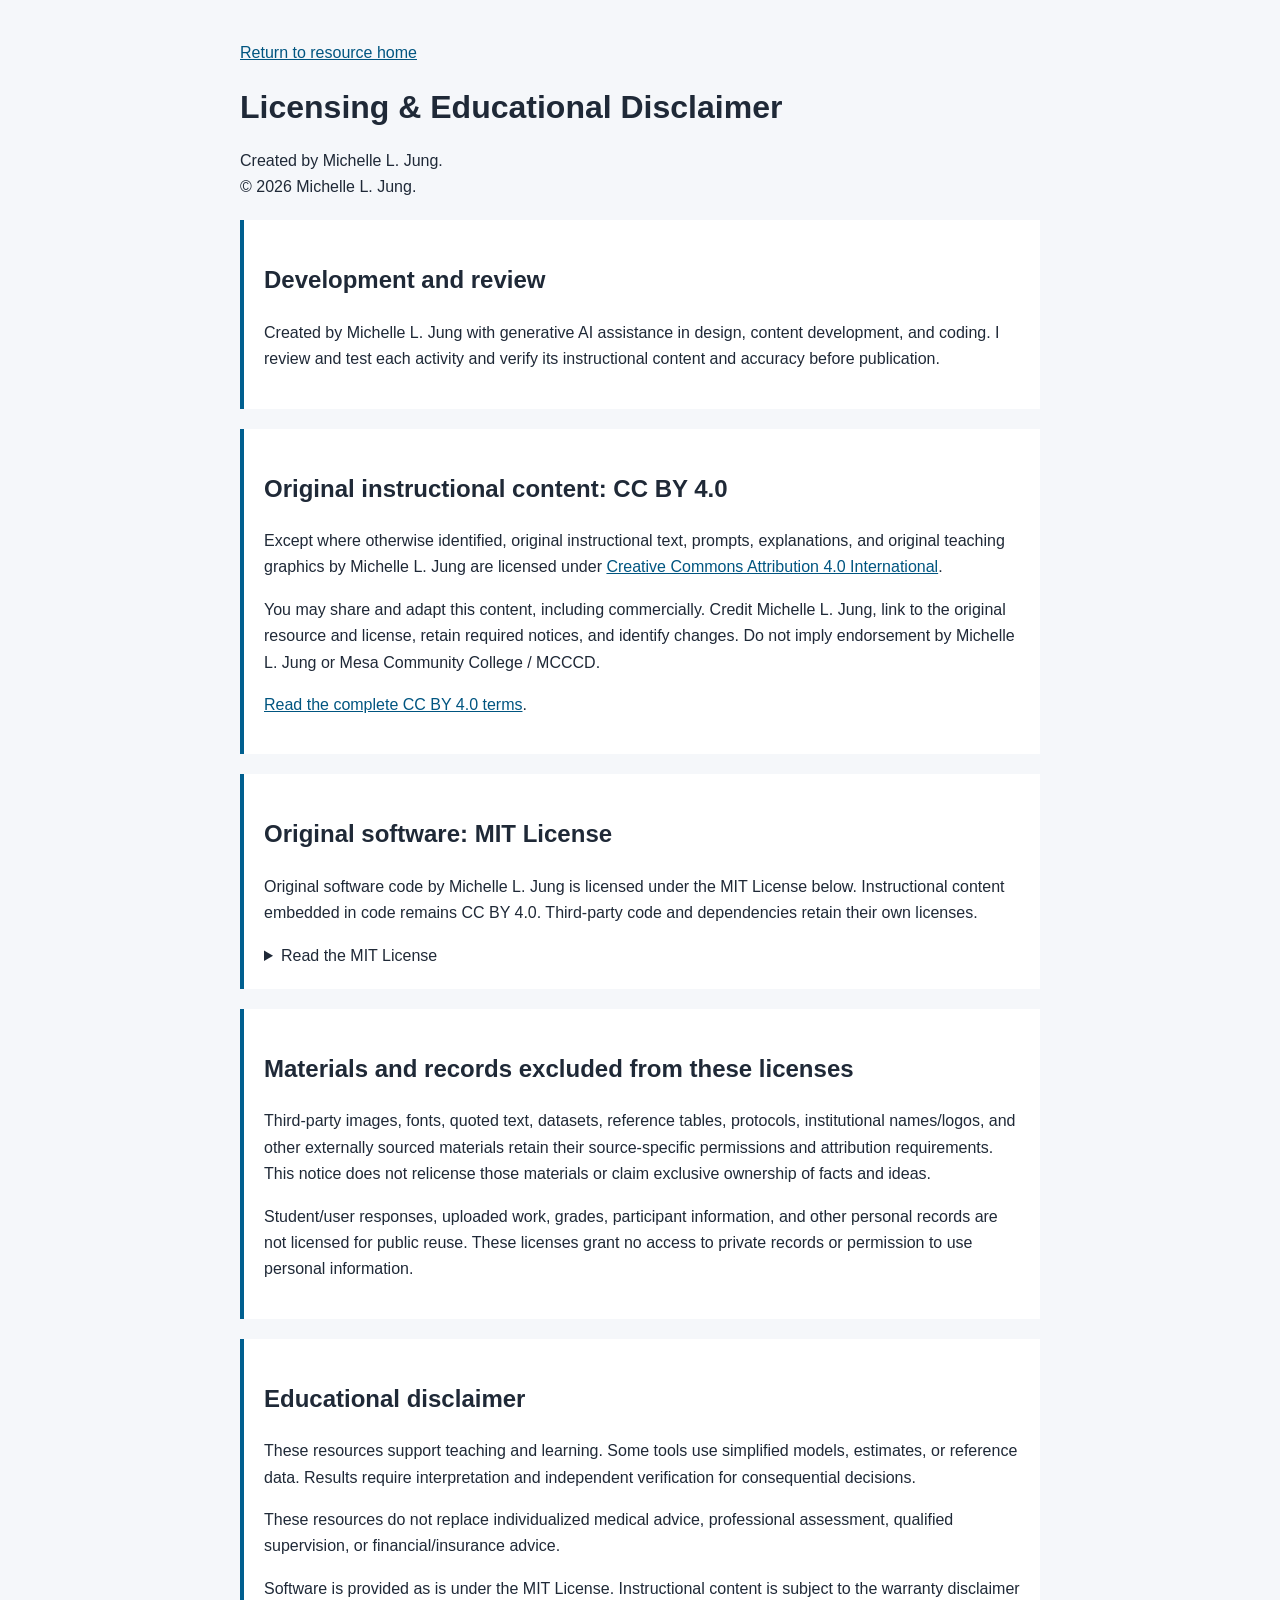
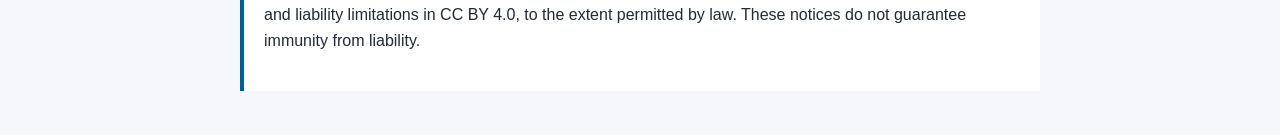
<file: licensing.html>
<!doctype html>
<html lang="en"><head><meta charset="utf-8"><meta name="viewport" content="width=device-width,initial-scale=1"><title>Licensing &amp; Educational Disclaimer | Michelle L. Jung</title><link rel="icon" href="data:image/svg+xml,%3Csvg xmlns='http://www.w3.org/2000/svg' viewBox='0 0 64 64'%3E%3Crect width='64' height='64' fill='%23005f8f'/%3E%3Ctext x='32' y='44' text-anchor='middle' font-size='38' fill='white'%3EJ%3C/text%3E%3C/svg%3E"><style>body{font:1rem/1.65 Arial,sans-serif;color:#1f2937;background:#f5f7fa;margin:0}main{max-width:800px;margin:auto;padding:24px}h1{line-height:1.2}section{background:white;padding:20px;margin:20px 0;border-left:4px solid #005f8f}a{color:#005580;overflow-wrap:anywhere}a:focus-visible{outline:3px solid #005f8f;outline-offset:4px}pre{white-space:pre-wrap;overflow-wrap:anywhere;font:0.9rem/1.5 monospace}</style></head><body><main><p><a href="./index.html">Return to resource home</a></p><h1>Licensing &amp; Educational Disclaimer</h1><p>Created by Michelle L. Jung.<br>© 2026 Michelle L. Jung.</p><section id="development"><h2>Development and review</h2><p>Created by Michelle L. Jung with generative AI assistance in design, content development, and coding. I review and test each activity and verify its instructional content and accuracy before publication.</p></section><section><h2>Original instructional content: CC BY 4.0</h2><p>Except where otherwise identified, original instructional text, prompts, explanations, and original teaching graphics by Michelle L. Jung are licensed under <a rel="license" href="https://creativecommons.org/licenses/by/4.0/">Creative Commons Attribution 4.0 International</a>.</p><p>You may share and adapt this content, including commercially. Credit Michelle L. Jung, link to the original resource and license, retain required notices, and identify changes. Do not imply endorsement by Michelle L. Jung or Mesa Community College / MCCCD.</p><p><a href="https://creativecommons.org/licenses/by/4.0/legalcode.en">Read the complete CC BY 4.0 terms</a>.</p></section><section><h2>Original software: MIT License</h2><p>Original software code by Michelle L. Jung is licensed under the MIT License below. Instructional content embedded in code remains CC BY 4.0. Third-party code and dependencies retain their own licenses.</p><details><summary>Read the MIT License</summary><pre>MIT License

Copyright (c) 2026 Michelle L. Jung

Permission is hereby granted, free of charge, to any person obtaining a copy
of this software and associated documentation files (the "Software"), to deal
in the Software without restriction, including without limitation the rights
to use, copy, modify, merge, publish, distribute, sublicense, and/or sell
copies of the Software, and to permit persons to whom the Software is
furnished to do so, subject to the following conditions:

The above copyright notice and this permission notice shall be included in all
copies or substantial portions of the Software.

THE SOFTWARE IS PROVIDED "AS IS", WITHOUT WARRANTY OF ANY KIND, EXPRESS OR
IMPLIED, INCLUDING BUT NOT LIMITED TO THE WARRANTIES OF MERCHANTABILITY,
FITNESS FOR A PARTICULAR PURPOSE AND NONINFRINGEMENT. IN NO EVENT SHALL THE
AUTHORS OR COPYRIGHT HOLDERS BE LIABLE FOR ANY CLAIM, DAMAGES OR OTHER
LIABILITY, WHETHER IN AN ACTION OF CONTRACT, TORT OR OTHERWISE, ARISING FROM,
OUT OF OR IN CONNECTION WITH THE SOFTWARE OR THE USE OR OTHER DEALINGS IN THE
SOFTWARE.
</pre></details></section><section><h2>Materials and records excluded from these licenses</h2><p>Third-party images, fonts, quoted text, datasets, reference tables, protocols, institutional names/logos, and other externally sourced materials retain their source-specific permissions and attribution requirements. This notice does not relicense those materials or claim exclusive ownership of facts and ideas.</p><p>Student/user responses, uploaded work, grades, participant information, and other personal records are not licensed for public reuse. These licenses grant no access to private records or permission to use personal information.</p></section><section><h2>Educational disclaimer</h2><p>These resources support teaching and learning. Some tools use simplified models, estimates, or reference data. Results require interpretation and independent verification for consequential decisions.</p><p>These resources do not replace individualized medical advice, professional assessment, qualified supervision, or financial/insurance advice.</p><p>Software is provided as is under the MIT License. Instructional content is subject to the warranty disclaimer and liability limitations in CC BY 4.0, to the extent permitted by law. These notices do not guarantee immunity from liability.</p></section></main></body></html>
</file>
<file: landing.css>
:root{--purple:#60358a;--dark:#442663;--pale:#f0eaf6;--ink:#26323e;--line:#cbd5e1}*{box-sizing:border-box}body{margin:0;font:16px/1.55 Arial,Helvetica,sans-serif;background:white;color:var(--ink)}main{max-width:1050px;margin:auto;padding:28px 18px}.hero{background:var(--pale);border:3px solid var(--purple);padding:25px}.hero h1{margin:0;color:var(--dark);font-size:clamp(1.9rem,5vw,2.7rem)}.hero p{max-width:760px;margin:9px 0 0}.grid{display:grid;grid-template-columns:repeat(2,minmax(0,1fr));gap:18px;margin-top:22px}.card{border:2px solid var(--line);padding:20px}.card h2{margin:0;color:var(--dark);font-size:1.5rem}.card p:not(.tag){margin:12px 0}.open{display:inline-block;margin-top:10px;background:var(--purple);color:white;padding:10px 14px;text-decoration:none;font-weight:bold}.open:hover{background:var(--dark)}.tag{font-size:.8rem;text-transform:uppercase;color:#596579;font-weight:bold;letter-spacing:.04em;margin:0 0 8px}button{font:inherit;font-weight:bold;border:1px solid var(--purple);background:white;color:var(--dark);padding:9px 12px;cursor:pointer}button:hover{background:var(--pale)}.share-actions{display:flex;flex-wrap:wrap;gap:8px;margin-top:12px}.share-status{font-size:.9rem;min-height:1.5em;margin:8px 0 0}.copy-fallback{margin-top:12px}.copy-fallback label{display:block;font-weight:bold;margin-bottom:6px}.copy-fallback textarea{width:100%;font:inherit;padding:10px;border:1px solid var(--line);resize:vertical;min-height:115px}a:focus-visible,button:focus-visible,textarea:focus-visible{outline:3px solid #a65300;outline-offset:3px}[hidden]{display:none!important}.skip{position:absolute;left:-9999px}.skip:focus{left:12px;top:8px;padding:8px;background:white;z-index:10}@media(max-width:650px){.grid{grid-template-columns:1fr}main{padding:18px 14px}.hero{padding:20px}.card{padding:18px}.open{max-width:100%;overflow-wrap:anywhere}}@media print{.share-actions,.share-status,.copy-fallback,.skip{display:none!important}.hero{border-width:1px}.card{break-inside:avoid}.grid{display:block}.card{margin:15px 0}.open{background:none;color:var(--dark);padding:0}}
</file>
<file: resource-about.css>
.mlj-resource-footer {
  box-sizing: border-box;
  display: flex;
  flex-wrap: wrap;
  align-items: baseline;
  justify-content: center;
  gap: 0 6px;
  position: static;
  max-width: 1100px;
  margin: 16px auto 8px;
  padding: 6px 16px;
  border: 0;
  background: transparent;
  color: #59616c;
  font: 400 12px/1.5 system-ui, sans-serif;
  text-align: center;
  letter-spacing: normal;
  text-transform: none;
}
.mlj-resource-footer a {
  display: inline-block;
  min-height: 24px;
  padding: 3px 2px;
  color: inherit;
  font: inherit;
  text-decoration: underline;
  text-underline-offset: 2px;
}
.mlj-about-dialog {
  box-sizing: border-box;
  position: fixed;
  inset: 0;
  width: min(440px, calc(100% - 32px));
  max-width: 440px;
  max-height: calc(100dvh - 48px);
  margin: auto;
  padding: 24px;
  overflow: auto;
  border: 1px solid #cbd5e1;
  border-radius: 10px;
  background: #fff;
  color: #24313b;
  font: 400 15px/1.6 system-ui, sans-serif;
  text-align: left;
  letter-spacing: normal;
  text-transform: none;
  box-shadow: 0 12px 40px #0003;
}
.mlj-about-dialog:not([open]) { display: none; }
.mlj-about-dialog::backdrop { background: #172b3b66; }
.mlj-about-dialog h2 {
  margin: 0 0 12px;
  padding: 0;
  color: inherit;
  font: 600 20px/1.3 system-ui, sans-serif;
  letter-spacing: normal;
  text-transform: none;
}
.mlj-about-dialog p { margin: 0 0 12px; font: inherit; color: inherit; }
.mlj-about-dialog a { color: #155775; text-decoration: underline; }
.mlj-about-dialog .mlj-about-actions { display: flex; justify-content: flex-end; margin-top: 16px; }
.mlj-about-dialog .mlj-about-close {
  display: inline-block;
  width: auto;
  min-height: 40px;
  margin: 0;
  padding: 6px 16px;
  border: 1px solid #8a99a5;
  border-radius: 6px;
  background: #fff;
  color: #24313b;
  font: 500 14px/1.5 system-ui, sans-serif;
  cursor: pointer;
  box-shadow: none;
  text-transform: none;
  letter-spacing: normal;
}
.mlj-resource-footer a:focus-visible,
.mlj-about-dialog a:focus-visible,
.mlj-about-dialog .mlj-about-close:focus-visible { outline: 3px solid #155775; outline-offset: 3px; }
@media print {
  .mlj-resource-footer, .mlj-about-dialog { display: none !important; }
}
</file>
<file: connecting-the-evidence/style.css>
:root{--purple:#60358a;--dark:#38234d;--ink:#24313c;--muted:#5d6673;--line:#dcd5e4;--pale:#f2edf7;--paper:#fff;--wash:#f8f7fa;--orange:#a24d00}*{box-sizing:border-box}body{margin:0;background:var(--wash);color:var(--ink);font:16px/1.6 Arial,Helvetica,sans-serif}button,input,select,textarea{font:inherit}a{color:var(--purple)}button{cursor:pointer;background:white;border:1px solid #bbb0c6;border-radius:3px;padding:8px 12px;color:var(--dark)}button:hover{background:var(--pale)}button.primary,.primary{background:var(--purple);border-color:var(--purple);color:white}button:disabled{cursor:default;opacity:.5}.quiet{border-color:transparent}.textbutton{border:0;background:none;padding:0;text-decoration:underline;color:var(--purple)}:focus-visible{outline:3px solid var(--orange);outline-offset:3px}.shell{max-width:1340px;margin:auto;padding:0 36px}.mast{display:flex;align-items:center;justify-content:space-between;padding:23px 0;border-bottom:1px solid var(--line);gap:16px}.brand{font-weight:bold;font-size:19px;text-decoration:none;color:var(--dark)}.brand span{font-weight:normal;letter-spacing:.1em;font-size:11px;margin-left:14px}.badge{font-size:12px;background:var(--pale);padding:4px 10px;color:var(--purple)}.heading{display:flex;justify-content:space-between;gap:30px;padding:32px 0 24px;align-items:center}.eyebrow{font-size:12px;letter-spacing:.1em;color:var(--purple);margin:0 0 8px}h1{font-size:36px;line-height:1.15;letter-spacing:-.02em;margin:0 0 14px;color:var(--dark)}.lede{font-size:18px;color:var(--muted);margin:0}.weekpicker{width:290px;flex-shrink:0}.weekpicker label{font-size:12px;font-weight:bold;display:block;margin-bottom:5px}.weekpicker p{font-size:12px;margin:6px 0 0;color:var(--muted)}.toolbar{display:flex;justify-content:space-between;align-items:center;padding:12px 0;border-block:1px solid var(--line);gap:12px}.toolbar>div{display:flex;gap:7px;flex-wrap:wrap}#saveStatus{font-size:12px;color:var(--muted)}.toolbar button{font-size:12px}.workspace{display:grid;grid-template-columns:205px minmax(0,1fr);gap:32px;padding:28px 0 44px}nav{align-self:start;position:sticky;top:20px}nav button{display:block;width:100%;text-align:left;margin-bottom:7px;border:1px solid transparent;background:none;padding:11px 12px;font-size:14px}nav button span{display:inline-block;color:var(--muted);margin-right:8px}nav button[aria-current=step]{background:var(--pale);color:var(--purple);border-color:var(--line);font-weight:bold}nav .navnote{font-size:12px;color:var(--muted);padding:12px}h2{font-size:25px;margin:0 0 9px;color:var(--dark);line-height:1.3}h3{font-size:18px;color:var(--dark);margin:0 0 10px}h4{font-size:15px;color:var(--dark);margin:0 0 8px}p{margin:0 0 14px}p:last-child{margin-bottom:0}.intro{margin-bottom:24px;max-width:780px}.intro>p{color:var(--muted)}.panel{background:white;border:1px solid var(--line);padding:22px;margin:16px 0}.soft{background:var(--pale)}.subtle{color:var(--muted);font-size:13px}.twocol{display:grid;grid-template-columns:1fr 1fr;gap:18px}.threecol{display:grid;grid-template-columns:repeat(3,1fr);gap:14px}.journey{display:grid;grid-template-columns:repeat(3,1fr);gap:0;border:1px solid var(--line);background:white;margin:25px 0}.journey>div{padding:18px;border-right:1px solid var(--line)}.journey>div:last-child{border:0}.journey strong{color:var(--purple)}.journey p{font-size:14px;margin-top:7px}.kicker{font-size:12px;letter-spacing:.06em;color:var(--purple);text-transform:uppercase}.field{display:block;margin:18px 0}.field>span{font-weight:bold;font-size:14px;display:block;margin-bottom:4px}.hint{font-size:13px;font-weight:normal;color:var(--muted);display:block;margin:0 0 7px}input[type=text],input[type=url],input[type=number],select,textarea{width:100%;border:1px solid #a99db5;background:white;color:var(--ink);border-radius:3px;padding:10px}textarea{min-height:96px;resize:vertical;line-height:1.55}input[type=checkbox]{accent-color:var(--purple);width:17px;height:17px}details{border-top:1px solid var(--line);padding:12px 0;margin:14px 0}summary{cursor:pointer;font-size:14px;font-weight:bold;color:var(--purple)}details p{font-size:14px;margin-top:10px}.actions{display:flex;justify-content:space-between;flex-wrap:wrap;gap:10px;margin-top:25px}.sourcegrid{display:grid;grid-template-columns:repeat(2,minmax(0,1fr));gap:14px}.sourcecard{background:white;border:1px solid var(--line);padding:18px;border-top:3px solid var(--line)}.sourcecard.active{border-top-color:var(--purple)}.sourcecard h3{font-size:16px}.sourcecard .sourceid{font-size:12px;color:var(--purple);font-weight:bold;margin-bottom:7px}.sourcecard p{font-size:13px}.sourcecard button{font-size:13px}.pill{display:inline-block;font-size:11px;background:var(--pale);padding:3px 7px;color:var(--purple);margin:0 5px 6px 0}.inlinerow{display:flex;gap:8px;align-items:end}.inlinerow .field{flex:1}.tabs{display:flex;gap:5px;border-bottom:1px solid var(--line);margin:20px 0;flex-wrap:wrap}.tabs button{border-radius:0;margin-bottom:-1px}.tabs button[aria-current=true]{border-bottom:3px solid var(--purple);background:var(--pale)}.source-select{max-width:100%;margin-bottom:16px}.citation{font-size:14px;overflow-wrap:anywhere;white-space:pre-wrap}.citation em{font-style:italic}.notice{background:#fff6e8;border:1px solid #dfc49a;padding:14px;font-size:14px;margin:15px 0}.notice button{font-size:12px}.checklist{padding-left:22px}.checklist li{margin:6px 0}.sourcechoice{display:inline-flex;gap:7px;align-items:center;border:1px solid var(--line);background:white;padding:7px 10px;margin:4px;font-size:13px}.scrolltable{overflow:auto;max-width:100%;border:1px solid var(--line);background:white;margin:16px 0}table{width:100%;border-collapse:collapse;font-size:14px}th,td{text-align:left;vertical-align:top;padding:13px;border:1px solid var(--line);overflow-wrap:anywhere;white-space:pre-wrap}thead th{background:var(--pale);color:var(--dark)}.comparetable{min-width:650px;table-layout:fixed}.comparetable th:first-child{width:145px}.comparetable tbody th{background:#faf8fc;font-size:12px}.taglist{display:flex;gap:7px;flex-wrap:wrap}.tagitem{font-size:12px;padding:5px 9px;border:1px solid var(--line)}.mark-pattern{background:#eee5f8}.mark-qualification{background:#fff0d5}.mark-question{background:#e5f2f2}.tagitem button{font-size:11px;padding:0 5px;margin-left:6px;background:transparent}.legend{font-size:12px;display:flex;gap:15px;flex-wrap:wrap}.legend span{padding:4px 8px}.report{background:white;color:var(--ink)}.report-section{margin:15px 0;border:1px solid var(--line);padding:14px;break-inside:auto}.report h3{background:var(--pale);padding:8px;margin:-14px -14px 12px}.report p{font-size:14px;white-space:pre-wrap;overflow-wrap:anywhere}.report .source-details{font-size:12px;color:var(--muted)}.report .report-section h4{break-after:avoid}.report .studyreport{border-top:1px solid var(--line);padding-top:12px;margin-top:12px}.report .citation{font-size:13px}.report .empty{color:#7c5868}.checkresult{border-left:3px solid var(--purple);padding:12px 16px;background:var(--pale);margin:15px 0}footer{border-top:1px solid var(--line);padding:18px 0 25px;color:var(--muted);font-size:11px}footer p{margin:3px 0}footer button{font-size:11px}dialog{max-width:650px;width:calc(100% - 32px);border:1px solid var(--line);padding:25px;color:var(--ink);max-height:85vh;overflow:auto}dialog::backdrop{background:#24183180}dialog form{margin-top:20px}#toast{position:fixed;bottom:20px;right:20px;max-width:440px;background:var(--dark);color:white;padding:0;font-size:14px;z-index:10}#toast:not(:empty){padding:14px 20px}.skip{position:absolute;left:-9999px}.skip:focus{left:15px;top:10px;background:white;z-index:50;padding:10px}.empty{color:var(--muted);font-style:italic}.bar{display:flex;gap:12px;flex-wrap:wrap;align-items:center}.bar label{font-size:13px}.bar select{width:auto}.progresstext{font-size:12px;color:var(--muted)}@media(max-width:950px){.shell{padding:0 20px}.workspace{grid-template-columns:1fr;gap:12px}nav{position:static;display:flex;flex-wrap:wrap}nav button{width:auto;margin:3px;padding:8px}nav .navnote{display:none}.heading{gap:15px}h1{font-size:30px}.threecol{grid-template-columns:1fr}.toolbar{align-items:start}.journey{grid-template-columns:1fr}.journey>div{border-right:0;border-bottom:1px solid var(--line)}}@media(max-width:600px){.heading,.toolbar{display:block}.weekpicker{width:100%;margin-top:22px}.toolbar>div{margin-top:10px}.twocol,.sourcegrid{grid-template-columns:1fr}.brand span{display:none}.badge{font-size:10px}.panel{padding:16px}.shell{padding:0 14px}h1{font-size:29px}.lede{font-size:16px}.inlinerow{display:block}.inlinerow button{margin-bottom:10px}}@media print{@page{size:letter;margin:14mm}body{background:white;font:10pt/1.35 Arial,sans-serif}.shell{padding:0;max-width:none}header,nav,footer,.skip,.no-print,#toast,dialog{display:none!important}.workspace{display:block;padding:0}main{display:block}.intro,.printControls{display:none!important}main>*:not(#report){display:none!important}#report{display:block!important;border:0;padding:0;margin:0}#report h2{font-size:17pt}#report h3{font-size:11pt;break-after:avoid;background:#eee8f5;print-color-adjust:exact}#report h4{font-size:10pt}#report p{font-size:9.5pt;line-height:1.35;orphans:2;widows:2;margin-bottom:6pt}#report .report-section{margin:0 0 7pt;padding:10pt;border:.5pt solid #c6bbd2;box-decoration-break:clone;break-inside:auto}#report .report-section h3{margin:-10pt -10pt 8pt;padding:5pt 10pt}#report .studyreport{break-inside:auto}#report a{color:inherit;text-decoration:none}#report .pill{border:.5pt solid #ccc;background:none}#report .report-section:first-of-type{margin-top:10pt}.source-details{font-size:8pt!important}}

/* Use the same numbered working tabs as the other EXS290 activities. */
.shell{max-width:1180px;padding:0 24px}.mast{padding:16px 0}.heading{padding:22px 0 18px}.heading h1{font-size:32px}.heading .lede{font-size:16px;max-width:650px}.weekpicker{width:300px}.toolbar{justify-content:flex-start;align-items:center}.toolbar>div{margin-left:auto}.toolbar>.primary{font-size:14px;padding:10px 14px}.workspace{display:block;padding-top:18px}nav{position:static;display:flex;gap:5px;flex-wrap:wrap;border-bottom:1px solid var(--line);padding-bottom:12px;margin-bottom:22px}nav button{display:block;flex:1 1 155px;width:auto;min-height:62px;margin:0;border:1px solid var(--line);border-radius:2px;background:white;padding:10px;text-align:left;font-size:14px}nav button span{display:block;font-size:11px;line-height:1.2;margin-bottom:5px}nav button[aria-current=step]{background:var(--purple);color:white;border-color:var(--purple)}nav button[aria-current=step] span{color:white}.overview-help{background:white;border:1px solid var(--line);padding:16px 20px}.overview-help>summary{font-size:15px}.overview-help>.journey{margin-top:18px}.entry-panel .subtle{margin-top:14px}.entry-panel{margin-top:12px}@media(max-width:700px){.toolbar>div{margin-left:0}.toolbar{display:flex}.heading{display:block}.weekpicker{width:100%}.shell{padding:0 14px}nav button{flex:1 1 140px}.overview-help{padding:14px}.heading h1{font-size:28px}}@media print{nav,.toolbar{display:none!important}.workspace{padding:0}.shell{padding:0}.overview-help{display:none!important}}
</file>
<file: style.css>
*{box-sizing:border-box}body{margin:0;font:17px/1.5 Arial,sans-serif;color:#182d40;background:#f3f6f9}main{max-width:1000px;margin:auto;padding:24px}h1{font-size:1.8rem}h2{font-size:1.3rem}h3{font-size:1.1rem}a{color:#60358a}button,.button{background:#60358a;color:white;border:0;border-radius:3px;padding:12px 16px;font:inherit;cursor:pointer;display:inline-block}button.secondary{background:#eee8f5;color:#442663}button:focus-visible,a:focus-visible,input:focus-visible,textarea:focus-visible,select:focus-visible{outline:3px solid #a64d00;outline-offset:3px}section,.card{background:white;border:1px solid #bacbd7;padding:20px;margin:18px 0;border-radius:4px}label{display:block;font-weight:600;margin:14px 0 5px}input,textarea,select{width:100%;padding:10px;border:1px solid #637f94;border-radius:3px;font:inherit;color:inherit;background:white}textarea{min-height:90px;resize:vertical}.hint{font-size:.9rem;color:#40596d}nav,.actions{display:flex;gap:10px;flex-wrap:wrap}nav a{padding:9px;background:#eee8f5}img{max-width:100%;max-height:420px;object-fit:contain}#status{min-height:1.5em}summary{cursor:pointer;font-weight:bold} .skip{position:absolute;left:-9999px}.skip:focus{left:10px;top:10px;background:white;padding:10px}#report{background:white}.record{border-bottom:1px solid #bacbd7;padding:8px 0;overflow-wrap:anywhere}.record b{display:block;font-size:10pt;color:#503269}.record p{margin:3px 0;white-space:pre-wrap}.report-section{break-before:page}.report-section:first-of-type{break-before:auto}.report-image{max-height:360px;width:auto} @media(max-width:600px){main{padding:12px}section{padding:14px}}@media print{@page{size:letter;margin:16mm}body{background:white;font-size:10pt;color:#152b3c}body>*{display:none!important}body>#report{display:block!important;padding:0;margin:0;max-width:none}#report h1{font-size:17pt;margin:0}#report h2{font-size:13pt;border-bottom:2px solid #503269;padding-bottom:4px}.record{break-inside:avoid}.report-image{max-width:100%;max-height:100mm}.no-print{display:none!important}a{color:#153b60;text-decoration:underline}a:after{content:none}}
</file>
